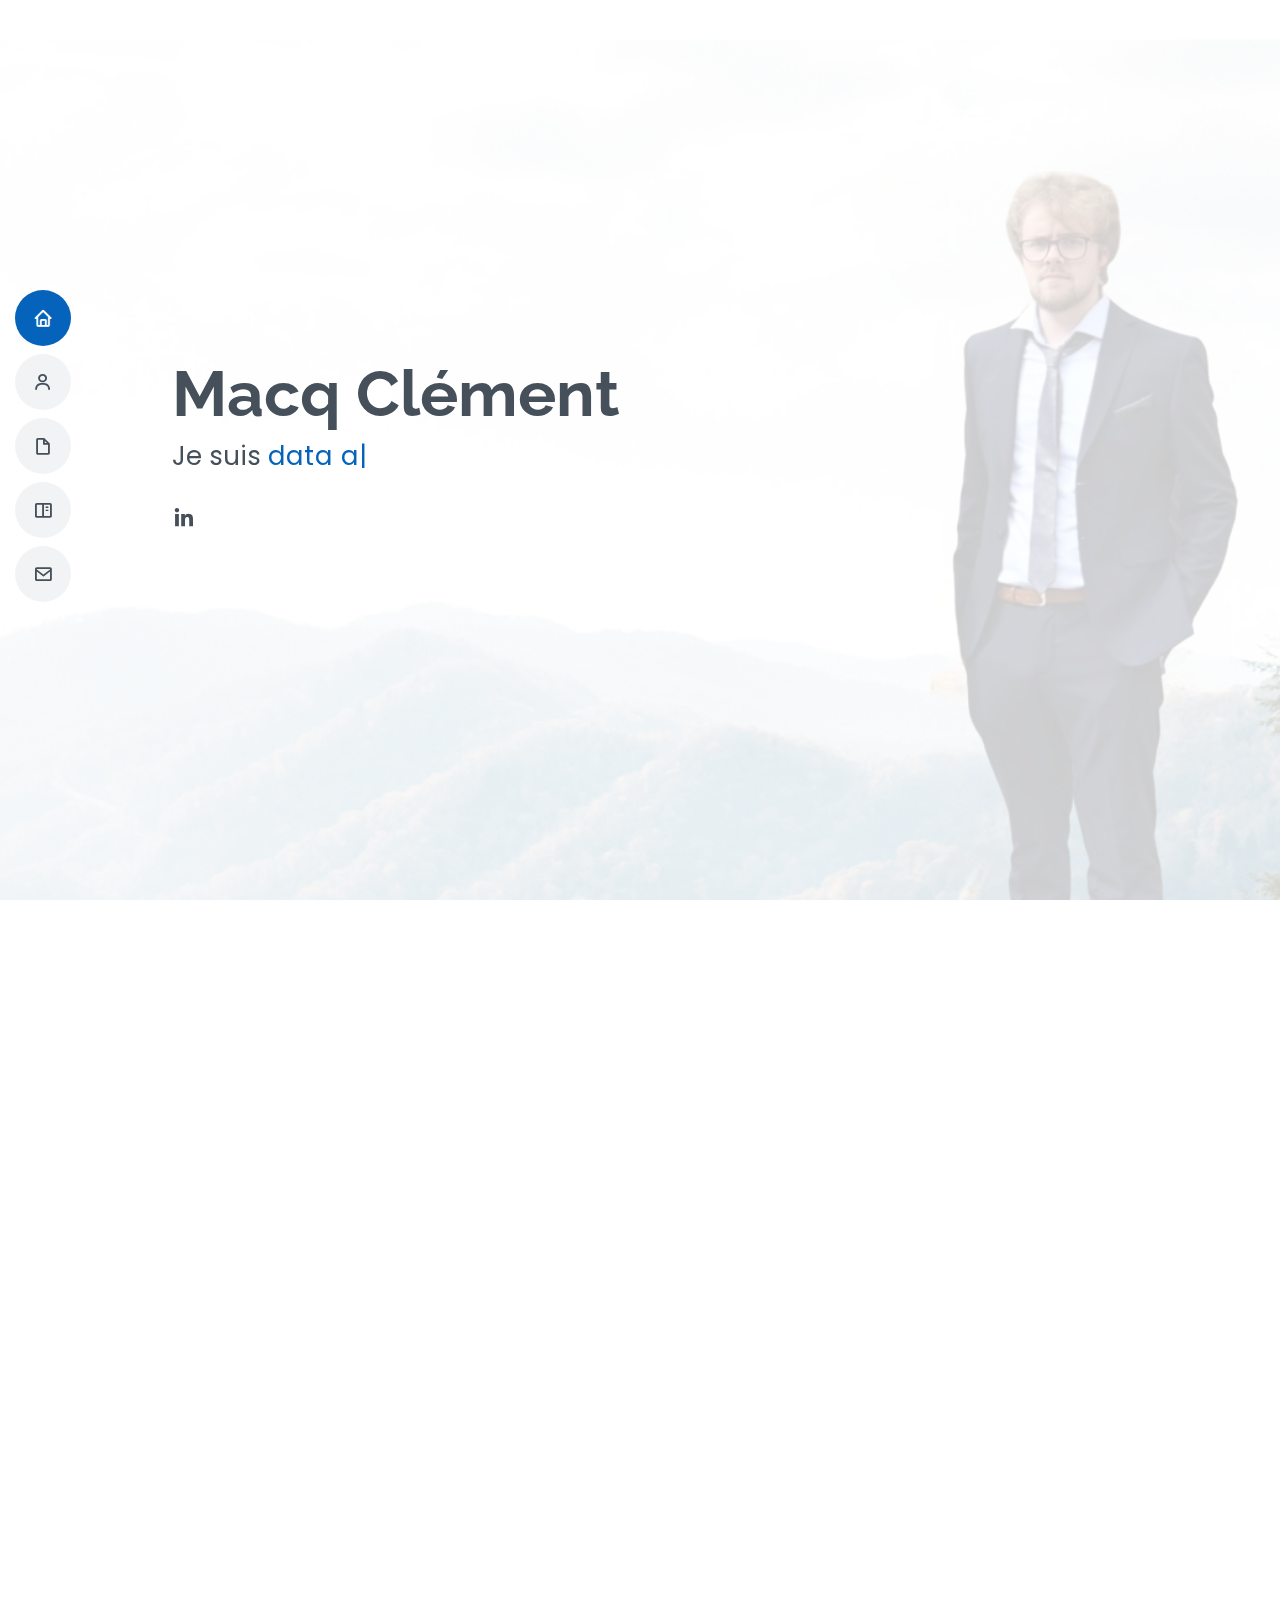
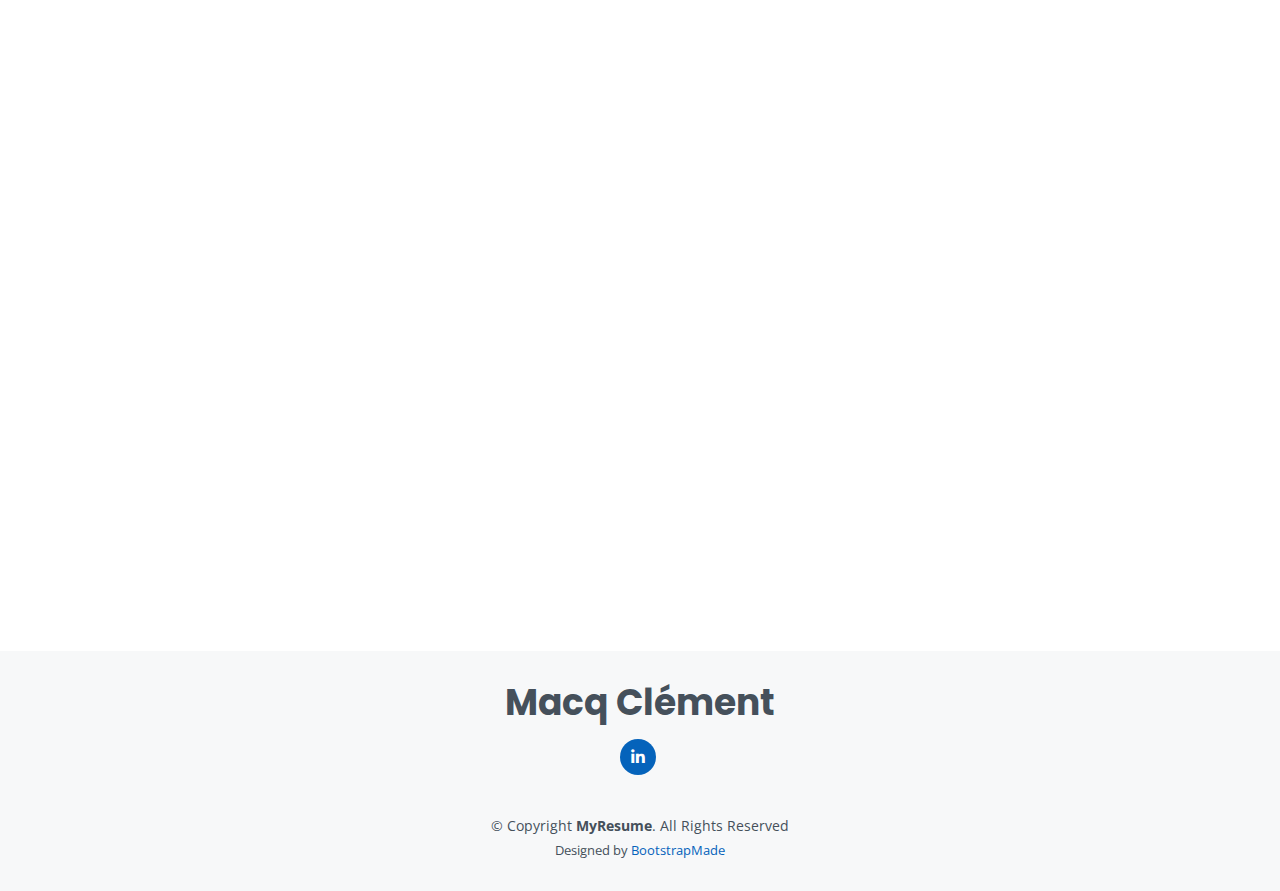
<file: index.html>
<!DOCTYPE html>
<html lang="en">

<head>
  <meta charset="utf-8">
  <meta content="width=device-width, initial-scale=1.0" name="viewport">

  <title>Macq Clement Resume</title>
  <meta content="" name="description">
  <meta content="" name="keywords">

  <!-- Favicons -->
  <link href="assets/img/favicon.png" rel="icon">
  <link href="assets/img/apple-touch-icon.png" rel="apple-touch-icon">

  <!-- Google Fonts -->
  <link
    href="https://fonts.googleapis.com/css?family=Open+Sans:300,300i,400,400i,600,600i,700,700i|Raleway:300,300i,400,400i,500,500i,600,600i,700,700i|Poppins:300,300i,400,400i,500,500i,600,600i,700,700i"
    rel="stylesheet">

  <!-- Vendor CSS Files -->
  <link href="assets/vendor/aos/aos.css" rel="stylesheet">
  <link href="assets/vendor/bootstrap/css/bootstrap.min.css" rel="stylesheet">
  <link href="assets/vendor/bootstrap-icons/bootstrap-icons.css" rel="stylesheet">
  <link href="assets/vendor/boxicons/css/boxicons.min.css" rel="stylesheet">
  <link href="assets/vendor/glightbox/css/glightbox.min.css" rel="stylesheet">
  <link href="assets/vendor/swiper/swiper-bundle.min.css" rel="stylesheet">

  <!-- Template Main CSS File -->
  <link href="assets/css/style.css" rel="stylesheet">

  <!-- =======================================================
  * Template Name: MyResume
  * Template URL: https://bootstrapmade.com/free-html-bootstrap-template-my-resume/
  * Updated: Mar 17 2024 with Bootstrap v5.3.3
  * Author: BootstrapMade.com
  * License: https://bootstrapmade.com/license/
  ======================================================== -->
</head>

<body>

  <!-- ======= Mobile nav toggle button ======= -->
  <!-- <button type="button" class="mobile-nav-toggle d-xl-none"><i class="bi bi-list mobile-nav-toggle"></i></button> -->
  <i class="bi bi-list mobile-nav-toggle d-lg-none"></i>
  <!-- ======= Header ======= -->
  <header id="header" class="d-flex flex-column justify-content-center">

    <nav id="navbar" class="navbar nav-menu">
      <ul>
        <li><a href="#hero" class="nav-link scrollto active"><i class="bx bx-home"></i> <span>Acceuil</span></a></li>
        <li><a href="#about" class="nav-link scrollto"><i class="bx bx-user"></i> <span>À Propos</span></a></li>
        <li><a href="#resume" class="nav-link scrollto"><i class="bx bx-file-blank"></i> <span>Curriculum
              Vitae</span></a></li>
        <li><a href="#portfolio" class="nav-link scrollto"><i class="bx bx-book-content"></i> <span>Portfolio</span></a>
        </li>
        <li><a href="#contact" class="nav-link scrollto"><i class="bx bx-envelope"></i> <span>Contact</span></a></li>
      </ul>
    </nav><!-- .nav-menu -->

  </header><!-- End Header -->

  <!-- ======= Hero Section ======= -->
  <section id="hero" class="d-flex flex-column justify-content-center">
    <div class="container" data-aos="zoom-in" data-aos-delay="100">
      <h1>Macq Clément</h1>
      <p>Je suis <span class="typed" data-typed-items="data analyst, développeur SQL"></span></p>
      <div class="social-links">
        <a href="https://www.linkedin.com/in/cl%C3%A9ment-macq-71b882203/" class="linkedin"><i
            class="bx bxl-linkedin"></i></a>
      </div>
    </div>
  </section><!-- End Hero -->

  <main id="main">

    <!-- ======= About Section ======= -->
    <section id="about" class="about">
      <div class="container" data-aos="fade-up">

        <div class="section-title">
          <h2>À Propos</h2>
        </div>

        <div class="row">
          <div class="col-lg-4">
            <img src="assets/img/profile-img.jpg" class="img-fluid" alt="">
          </div>
          <div class="col-lg-8 pt-4 pt-lg-0 content">
            <h3>Data Analyst &amp; Développeur SQL.</h3>
            <p class="fst-italic">
            </p>
            <div class="row">
              <div class="col-lg-6">
                <ul>
                  <li><i class="bi bi-chevron-right"></i> <strong>Nom/Prénom:</strong> <span>Macq Clément</span></li>
                  <li><i class="bi bi-chevron-right"></i> <strong>Anniversaire:</strong> <span>4 Décembre 1997</span>
                  </li>
                  <li><i class="bi bi-chevron-right"></i> <strong>Téléphone:</strong> <span>06 01 45 78 03</span></li>
                  <li><i class="bi bi-chevron-right"></i> <strong>Ville:</strong> <span>Amiens, France</span></li>
                </ul>
              </div>
              <div class="col-lg-6">
                <ul>
                  <li><i class="bi bi-chevron-right"></i> <strong>Age:</strong> <span>26 ans</span></li>
                  <li><i class="bi bi-chevron-right"></i> <strong>Diplôme:</strong> <span>Master</span></li>
                  <li><i class="bi bi-chevron-right"></i> <strong>Email:</strong> <span>clementmacq@gmail.com</span>
                  </li>
                  <li><i class="bi bi-chevron-right"></i> <strong>Freelance:</strong> <span>Disponible</span></li>
                </ul>
              </div>
            </div>
            <p>
              Bonjour, je me présente. De nature calme, je suis constamment curieux des nouvelles technologies et animé
              par le désir de m'améliorer et d'apprendre continuellement.
              J'aime relever de nouveaux défis et explorer des solutions innovantes. Mon objectif est de contribuer
              activement à des projets stimulants et à la pointe de la technologie.
            </p>
            <br>
            <a href="assets/CV_Macq_Clement.pdf" target="_blank" class="cv"><i class="bi bi-file-earmark-person-fill" style="color: black;"></i><span style="margin-left: 15px;" style="color: black;">Téléchargez CV</span></a>
          </div>
        </div>

      </div>
    </section><!-- End About Section -->

    <!-- ======= Skills Section ======= -->
    <section id="skills" class="skills section-bg">
      <div class="container" data-aos="fade-up">

        <div class="section-title">
          <h2>Mes compétences</h2>
          <p>Grâce à mon Master 2 en Ingénierie des Données et de la Décision, j'ai acquis une expertise approfondie en
            gestion de projets, analyse de données et développement web, ainsi qu'une maîtrise de divers outils
            spécialisés. 
            <br>
            Les compétences ci-dessous sont issues de la Nomenclature des profils métiers du SI du CIGREF.
            <a href="assets/Cigref.pdf" target="_blank" class="cv"><i class="bi bi-file-earmark-person-fill" style="color: black;"></i><span style="margin-left: 15px;" style="color: black;">Téléchargez fichier Cigref</span></a>
          </p>
        </div>

        <div class="row skills-content">

          <div class="col-lg-6">

            <!-- Skill -->
            <div class="row skills-content">
              <div class="col-lg-12">
                <div class="progress">
                  <span class="skill">
                    <img src="assets/img/competences/1.png" alt="Logo"
                      style="width: 40px; height: 40px; vertical-align: middle; margin-right: 5px;">
                    A.6. Conception des applications
                    <button type="button" class="btn btn-outline-primary" data-bs-toggle="modal"
                      data-bs-target="#ModalB1" style="background-color: transparent; border: none;">
                      <i class="bi bi-eye"></i>
                    </button>
                    <i class="val"></i>
                  </span>
                  <div class="progress-bar-wrap"></div>
                </div>
              </div>
            </div>
            <!-- END Skill -->

            <!-- Modal -->
            <div class="modal fade" id="ModalB1" tabindex="-1" aria-labelledby="exampleModalLabel" aria-hidden="true">
              <div class="modal-dialog">
                <div class="modal-content">
                  <div class="modal-header" style="text-transform: none;">
                    <h5 class="modal-title" id="exampleModalLabel"><span style="color: rgb(2, 131, 145);">A.6.
                        Conception des applications</span></h5>
                    <button type="button" class="btn-close" data-bs-dismiss="modal" aria-label="Close"></button>
                  </div>
                  <div class="modal-body" style="text-transform: none;">
                    <p class="normal-text" style="text-align: justify;">Analyse, définit, actualise et met en place un
                      modèle pour mettreen œuvre des applications en accord avec la politique SI et les besoins des
                      clients/utilisateurs. Sélectionne les options techniques les plus adéquates pour la conception
                      d'applications, tout en optimisant l'équilibre entre coûts et qualité. Conçoit les structures de
                      données et construit les modèles de structuration des systèmes en fonction des résultats d'analyse
                      obtenus par le biais de différents langages de modélisation. S'assurer que tous les aspects
                      tiennent compte de l'interopérabilité, des facilités d'utilisation, de l'accessibilité et la
                      sécurité. Identifie un cadre commun de référence pour faire valider les modèles par des
                      utilisateurs représentatifs en se fondant sur des modèles dedéveloppement (par exemple, sur une
                      approche itérative).</p>
                  </div>
                  <div class="modal-footer">
                    <button type="button" class="btn btn-secondary" data-bs-dismiss="modal">Fermer</button>
                  </div>
                </div>
              </div>
            </div>
            <!-- END Modal -->

            <!-- Skill -->
            <div class="row skills-content">
              <div class="col-lg-12">
                <div class="progress">
                  <span class="skill">
                    <img src="assets/img/competences/1.png" alt="Logo"
                      style="width: 40px; height: 40px; vertical-align: middle; margin-right: 5px;">
                    B.1. Conception et développement d'applications
                    <button type="button" class="btn btn-outline-primary" data-bs-toggle="modal"
                      data-bs-target="#ModalB1" style="background-color: transparent; border: none;">
                      <i class="bi bi-eye"></i>
                    </button>
                    <i class="val"></i>
                  </span>
                  <div class="progress-bar-wrap"></div>
                </div>
              </div>
            </div>
            <!-- END Skill -->

            <!-- Modal -->
            <div class="modal fade" id="ModalB1" tabindex="-1" aria-labelledby="exampleModalLabel" aria-hidden="true">
              <div class="modal-dialog">
                <div class="modal-content">
                  <div class="modal-header" style="text-transform: none;">
                    <h5 class="modal-title" id="exampleModalLabel"><span style="color: rgb(2, 131, 145);">B.1.
                        Conception et développement d'applications</span></h5>
                    <button type="button" class="btn-close" data-bs-dismiss="modal" aria-label="Close"></button>
                  </div>
                  <div class="modal-body" style="text-transform: none;">
                    <p class="normal-text" style="text-align: justify;">Interprète les techniques de conception pour
                      développer une application adaptée aux besoins du client. Adapte les solutions existantes en
                      procédant, par exemple, au portage d'une application vers un autre système d'exploitation. Code,
                      débogue, contrôle, documente et communique sur les étapes de développement du produit. Choisit les
                      options techniques appropriées au développement comme la réutilisation, l'amélioration ou la
                      reconfiguration de composants existants. Optimise l'efficacité, les coûts et la qualité. Valide
                      les résultats avec les représentants des utilisateurs, intègre et met en service la solution dans
                      son ensemble.</p>
                  </div>
                  <div class="modal-footer">
                    <button type="button" class="btn btn-secondary" data-bs-dismiss="modal">Fermer</button>
                  </div>
                </div>
              </div>
            </div>
            <!-- END Modal -->

            <!-- Repeat similar structure for other skills in the first column -->

            <div class="row skills-content">
              <div class="col-lg-12">
                <div class="progress">
                  <span class="skill">
                    <img src="assets/img/competences/1.png" alt="Logo"
                      style="width: 40px; height: 40px; vertical-align: middle; margin-right: 5px;">
                    B.2. Intégration des composants
                    <button type="button" class="btn btn-outline-primary" data-bs-toggle="modal"
                      data-bs-target="#ModalB2" style="background-color: transparent; border: none;">
                      <i class="bi bi-eye"></i>
                    </button>
                    <i class="val"></i>
                  </span>
                  <div class="progress-bar-wrap"></div>
                </div>
              </div>
            </div>
            <!-- END Skill -->

            <!-- Modal -->
            <div class="modal fade" id="ModalB2" tabindex="-1" aria-labelledby="exampleModalLabel" aria-hidden="true">
              <div class="modal-dialog">
                <div class="modal-content">
                  <div class="modal-header" style="text-transform: none;">
                    <h5 class="modal-title" id="exampleModalLabel"><span style="color: rgb(2, 131, 145);">B.2.
                        Intégration des composants</span></h5>
                    <button type="button" class="btn-close" data-bs-dismiss="modal" aria-label="Close"></button>
                  </div>
                  <div class="modal-body" style="text-transform: none;">
                    <p class="normal-text" style="text-align: justify;">Intègre des composants matériels, logiciels ou
                      de sous-systèmes dans un système existant ou totalement nouveau. Respecte les procédures et
                      processus établis comme la gestion de configurations et la maintenance de packages. Prend en
                      compte la compatibilité des modules existants ou nouveaux pour assurer l'intégrité du système, son
                      interopérabilité et la sécurité de l'information. Vérifie et soumet à essai la capacité et les
                      performances du système ainsi que la documentation dans le cas d'une intégration réussie.</p>
                  </div>
                  <div class="modal-footer">
                    <button type="button" class="btn btn-secondary" data-bs-dismiss="modal">Fermer</button>
                  </div>
                </div>
              </div>
            </div>
            <!-- END Modal -->

            <!-- Repeat for other skills in the first column -->

            <div class="row skills-content">
              <div class="col-lg-12">
                <div class="progress">
                  <span class="skill">
                    <img src="assets/img/competences/1.png" alt="Logo"
                      style="width: 40px; height: 40px; vertical-align: middle; margin-right: 5px;">
                    B.3. Tests
                    <button type="button" class="btn btn-outline-primary" data-bs-toggle="modal"
                      data-bs-target="#ModalB3" style="background-color: transparent; border: none;">
                      <i class="bi bi-eye"></i>
                    </button>
                    <i class="val"></i>
                  </span>
                  <div class="progress-bar-wrap"></div>
                </div>
              </div>
            </div>
            <!-- END Skill -->

            <!-- Modal -->
            <div class="modal fade" id="ModalB3" tabindex="-1" aria-labelledby="exampleModalLabel" aria-hidden="true">
              <div class="modal-dialog">
                <div class="modal-content">
                  <div class="modal-header" style="text-transform: none;">
                    <h5 class="modal-title" id="exampleModalLabel"><span style="color: rgb(2, 131, 145);">B.3.
                        Tests</span></h5>
                    <button type="button" class="btn-close" data-bs-dismiss="modal" aria-label="Close"></button>
                  </div>
                  <div class="modal-body" style="text-transform: none;">
                    <p class="normal-text" style="text-align: justify;">Met au point et exécute des procédures d'essai
                      systématiques pour les systèmes informatiques ou les exigences d'utilisabilité du client afin
                      d'établir la conformité avec les spécifications de conception. S'assure que les composants ou
                      systèmes, nouveaux ou mis à jour, fonctionnent comme prévu. Garantit la conformité aux
                      spécifications internes, externes, nationales et internationales, ce qui inclut les normes de
                      santé, de sécurité, d'utilisabilité, de performance, de fiabilité et de compatibilité. Produit des
                      documents et des rapports mettant en évidence les exigences de certification.</p>
                  </div>
                  <div class="modal-footer">
                    <button type="button" class="btn btn-secondary" data-bs-dismiss="modal">Fermer</button>
                  </div>
                </div>
              </div>
            </div>
            <!-- END Modal -->

            <!-- Skill -->
            <div class="row skills-content">
              <div class="col-lg-12">
                <div class="progress">
                  <span class="skill">
                    <img src="assets/img/competences/1.png" alt="Logo"
                      style="width: 40px; height: 40px; vertical-align: middle; margin-right: 5px;">
                    B.5. Production de la documentation
                    <button type="button" class="btn btn-outline-primary" data-bs-toggle="modal"
                      data-bs-target="#ModalB5" style="background-color: transparent; border: none;">
                      <i class="bi bi-eye"></i>
                    </button>
                    <i class="val"></i>
                  </span>
                  <div class="progress-bar-wrap"></div>
                </div>
              </div>
            </div>
            <!-- END Skill -->

            <!-- Modal -->
            <div class="modal fade" id="ModalB5" tabindex="-1" aria-labelledby="exampleModalLabel" aria-hidden="true">
              <div class="modal-dialog">
                <div class="modal-content">
                  <div class="modal-header" style="text-transform: none;">
                    <h5 class="modal-title" id="exampleModalLabel"><span style="color: rgb(2, 131, 145);">B.5.
                        Production de la documentation</span></h5>
                    <button type="button" class="btn-close" data-bs-dismiss="modal" aria-label="Close"></button>
                  </div>
                  <div class="modal-body" style="text-transform: none;">
                    <p class="normal-text" style="text-align: justify;">Produit des documents en intégrant des
                      informations et en maintenant la conformité aux exigences importantes. Choisit le style et le
                      format appropriés en déterminant le type de support et le mode de présentation de la
                      documentation. Crée des modèles pour les systèmes de gestion de documents. S'assure que la
                      documentation est conforme aux besoins techniques et aux besoins des processus de développement
                      des applications TIC des clients, et que les documents existants sont valides et à jour. Soutient
                      le développement de documents interactifs.</p>
                  </div>
                  <div class="modal-footer">
                    <button type="button" class="btn btn-secondary" data-bs-dismiss="modal">Fermer</button>
                  </div>
                </div>
              </div>
            </div>
            <!-- END Modal -->

          </div>

          <div class="col-lg-6">


            <!-- Skill -->
            <div class="row skills-content">
              <div class="col-lg-12">
                <div class="progress">
                  <span class="skill">
                    <img src="assets/img/competences/1.png" alt="Logo"
                      style="width: 40px; height: 40px; vertical-align: middle; margin-right: 5px;">
                    C.1. Support utilisateur
                    <button type="button" class="btn btn-outline-primary" data-bs-toggle="modal"
                      data-bs-target="#ModalC1" style="background-color: transparent; border: none;">
                      <i class="bi bi-eye"></i>
                    </button>
                    <i class="val"></i>
                  </span>
                  <div class="progress-bar-wrap"></div>
                </div>
              </div>
            </div>
            <!-- END Skill -->

            <!-- Modal -->
            <div class="modal fade" id="ModalC1" tabindex="-1" aria-labelledby="exampleModalLabel" aria-hidden="true">
              <div class="modal-dialog">
                <div class="modal-content">
                  <div class="modal-header" style="text-transform: none;">
                    <h5 class="modal-title" id="exampleModalLabel"><span style="color: rgb(2, 131, 145);">C.1. Support
                        utilisateur</span></h5>
                    <button type="button" class="btn-close" data-bs-dismiss="modal" aria-label="Close"></button>
                  </div>
                  <div class="modal-body" style="text-transform: none;">
                    <p class="normal-text" style="text-align: justify;">Répond aux demandes et problèmes des
                      utilisateurs en enregistrant les informations pertinentes. S'assure de la résolution des incidents
                      ou les fait remonter, et optimise les performances du système conformément aux accords de niveaux
                      de service (SLA) définis au préalable. Sait contrôler le résultat d'une solution proposée et la
                      satisfaction client qui en résulte.</p>
                  </div>
                  <div class="modal-footer">
                    <button type="button" class="btn btn-secondary" data-bs-dismiss="modal">Fermer</button>
                  </div>
                </div>
              </div>
            </div>
            <!-- END Modal -->
            <!-- Skill -->
            <div class="row skills-content">
              <div class="col-lg-6">

                <!-- Skill -->
                <div class="row skills-content">
                  <div class="col-lg-12">
                    <div class="progress">
                      <span class="skill">
                        <img src="assets/img/competences/1.png" alt="Logo"
                          style="width: 40px; height: 40px; vertical-align: middle; margin-right: 5px;">
                        C.4. Gestion des problèmes
                        <button type="button" class="btn btn-outline-primary" data-bs-toggle="modal"
                          data-bs-target="#ModalD4" style="background-color: transparent; border: none;">
                          <i class="bi bi-eye"></i>
                        </button>
                        <i class="val"></i>
                      </span>
                      <div class="progress-bar-wrap"></div>
                    </div>
                  </div>
                </div>
                <!-- END Skill -->

                <!-- Modal -->
                <div class="modal fade" id="ModalD4" tabindex="-1" aria-labelledby="exampleModalLabel"
                  aria-hidden="true">
                  <div class="modal-dialog">
                    <div class="modal-content">
                      <div class="modal-header" style="text-transform: none;">
                        <h5 class="modal-title" id="exampleModalLabel"><span style="color: rgb(2, 131, 145);">C.4.
                            Gestion des problèmes </span></h5>
                        <button type="button" class="btn-close" data-bs-dismiss="modal" aria-label="Close"></button>
                      </div>
                      <div class="modal-body" style="text-transform: none;">
                        <p class="normal-text" style="text-align: justify;">Gère le cycle de vie des incidents et des
                          problèmes. Identifie l'origine des incidents et les résout. Adopte une approche proactive pour
                          éviter ou identifier l'origine des problèmes informatiques. Met en place un système de
                          connaissances basé sur la récurrence d'erreurs habituelles. Résout ou fait remonter les
                          incidents. Optimise les performances des systèmes ou des composants.</p>
                      </div>
                      <div class="modal-footer">
                        <button type="button" class="btn btn-secondary" data-bs-dismiss="modal">Fermer</button>
                      </div>
                    </div>
                  </div>
                </div>
                <!-- END Modal -->
              </div>

              <!-- Skill -->
              <div class="row skills-content">
                <div class="col-lg-12">
                  <div class="progress">
                    <span class="skill">
                      <img src="assets/img/competences/1.png" alt="Logo"
                        style="width: 40px; height: 40px; vertical-align: middle; margin-right: 5px;">
                      D.7. Science des données et analyse
                      <button type="button" class="btn btn-outline-primary" data-bs-toggle="modal"
                        data-bs-target="#ModalD7" style="background-color: transparent; border: none;">
                        <i class="bi bi-eye"></i>
                      </button>
                      <i class="val"></i>
                    </span>
                    <div class="progress-bar-wrap"></div>
                  </div>
                </div>
              </div>
              <!-- END Skill -->

              <!-- Modal -->
              <div class="modal fade" id="ModalD7" tabindex="-1" aria-labelledby="exampleModalLabel" aria-hidden="true">
                <div class="modal-dialog">
                  <div class="modal-content">
                    <div class="modal-header" style="text-transform: none;">
                      <h5 class="modal-title" id="exampleModalLabel"><span style="color: rgb(2, 131, 145);">D.7. Science
                          des données et analyse</span></h5>
                      <button type="button" class="btn-close" data-bs-dismiss="modal" aria-label="Close"></button>
                    </div>
                    <div class="modal-body" style="text-transform: none;">
                      <p class="normal-text" style="text-align: justify;">Étudie en détail les dernières innovations
                        technologiques en matière de TIC pour aider à la compréhension des évolutions technologiques.
                        Encourage et explore les sources internes et externes (y compris par exemple les activités de
                        recherche, les brevets, les activités de démarrage, les communautés numériques) pour des idées
                        et
                        opportunités innovantes. Met au point des solutions originales pour l'adoption ou l'intégration
                        de
                        technologies et/ou d'idées nouvelles ou existantes dans des produits, applications ou services
                        existants, ou pour la création de nouveaux produits, applications ou services.</p>
                    </div>
                    <div class="modal-footer">
                      <button type="button" class="btn btn-secondary" data-bs-dismiss="modal">Fermer</button>
                    </div>
                  </div>
                </div>
              </div>
              <!-- END Modal -->

              <!-- Skill -->

              <div class="row skills-content">
                <div class="col-lg-12">
                  <div class="progress">
                    <span class="skill">
                      <img src="assets/img/competences/1.png" alt="Logo"
                        style="width: 40px; height: 40px; vertical-align: middle; margin-right: 5px;">
                      D.10. Gestion de l'information et de la connaissance
                      <button type="button" class="btn btn-outline-primary" data-bs-toggle="modal"
                        data-bs-target="#ModalD10" style="background-color: transparent; border: none;">
                        <i class="bi bi-eye"></i>
                      </button>
                      <i class="val"></i>
                    </span>
                    <div class="progress-bar-wrap"></div>
                  </div>
                </div>
              </div>
              <!-- END Skill -->

              <!-- Modal -->
              <div class="modal fade" id="ModalD10" tabindex="-1" aria-labelledby="exampleModalLabel"
                aria-hidden="true">
                <div class="modal-dialog">
                  <div class="modal-content">
                    <div class="modal-header" style="text-transform: none;">
                      <h5 class="modal-title" id="exampleModalLabel"><span style="color: rgb(2, 131, 145);">D.10.
                          Gestion
                          de l'information et de la connaissance</span></h5>
                      <button type="button" class="btn-close" data-bs-dismiss="modal" aria-label="Close"></button>
                    </div>
                    <div class="modal-body" style="text-transform: none;">
                      <p class="normal-text" style="text-align: justify;">Identifie les informations et les
                        connaissances
                        importantes pour l'organisation et développe les processus et les structures pour les gérer.
                        Crée
                        une structure d'information pour permettre l'exploitation, l'optimisation et le partage des
                        informations. Maîtrise les bons outils et les déploie pour créer, extraire, maintenir,
                        renouveler
                        et diffuser les connaissances métier afin de tirer profit des informations.</p>
                    </div>
                    <div class="modal-footer">
                      <button type="button" class="btn btn-secondary" data-bs-dismiss="modal">Fermer</button>
                    </div>
                  </div>
                </div>
              </div>
              <!-- END Modal -->

              <!-- Skill -->
              <div class="row skills-content">
                <div class="col-lg-12">
                  <div class="progress">
                    <span class="skill">
                      <img src="assets/img/competences/1.png" alt="Logo"
                        style="width: 40px; height: 40px; vertical-align: middle; margin-right: 5px;">
                      D.11. Identification des besoins
                      <button type="button" class="btn btn-outline-primary" data-bs-toggle="modal"
                        data-bs-target="#ModalD11" style="background-color: transparent; border: none;">
                        <i class="bi bi-eye"></i>
                      </button>
                      <i class="val"></i>
                    </span>
                    <div class="progress-bar-wrap"></div>
                  </div>
                </div>
              </div>
              <!-- END Skill -->

              <!-- Modal -->
              <div class="modal fade" id="ModalD11" tabindex="-1" aria-labelledby="exampleModalLabel"
                aria-hidden="true">
                <div class="modal-dialog">
                  <div class="modal-content">
                    <div class="modal-header" style="text-transform: none;">
                      <h5 class="modal-title" id="exampleModalLabel"><span style="color: rgb(2, 131, 145);">D.11.
                          Identification des besoins</span></h5>
                      <button type="button" class="btn-close" data-bs-dismiss="modal" aria-label="Close"></button>
                    </div>
                    <div class="modal-body" style="text-transform: none;">
                      <p class="normal-text" style="text-align: justify;">
                        Écoute attentivement les clients internes et externes, formule et clarifie leurs besoins. Gère
                        les relations avec toutes les parties prenantes pour garantir que les solutions et les services
                        sont conformes aux exigences métier. Propose différentes solutions (par exemple « faire ou faire
                        faire ») en effectuant des analyses contextuelles favorisant la conception de systèmes centrés
                        sur l'utilisateur. Conseille le client pour le choix d'une solution appropriée. Agit comme un
                        défenseur de la solution choisie et s'engage dans sa mise en oeuvre ou son processus de
                        configuration.
                      </p>
                    </div>
                    <div class="modal-footer">
                      <button type="button" class="btn btn-secondary" data-bs-dismiss="modal">Fermer</button>
                    </div>
                  </div>
                </div>
              </div>
              <!-- END Modal -->


            </div>
          </div>


          <div class="section-title" style="font-size: 25px;">
            <br>
            <p><b>Outils informatiques</b></p>
            <hr style="border: 2px solid rgb(12, 126, 239);">
          </div>
          <div class="row skills-content">

            <div class="col-lg-6" data-aos="fade-up">

              <div class="progress">
                <span class="skill" style="padding-bottom: 10px;">
                  <img src="assets/img/competences/14.png" alt="Logo"
                    style="width: auto; height: 50px; vertical-align: middle; margin-right: 5px;">
                  Power BI <i class="val"></i></span>
                <div class="progress-bar-wrap">
                  <!--<div class="progress-bar" role="progressbar" aria-valuenow="100" aria-valuemin="0" aria-valuemax="100"></div>-->
                </div>
              </div>

              <div class="progress">
                <span class="skill">
                  <img src="assets/img/competences/15.png" alt="Logo"
                    style="width: auto; height: 60px; vertical-align: middle; margin-right: 5px;">
                  Oracle SQL Developer <i class="val"></i></span>
                <div class="progress-bar-wrap">
                  <!--<div class="progress-bar" role="progressbar" aria-valuenow="100" aria-valuemin="0" aria-valuemax="100"></div>-->
                </div>
              </div>

              <div class="progress">
                <span class="skill">
                  <img src="assets/img/competences/16.png" alt="Logo"
                    style="width: auto; height: 50px; vertical-align: middle; margin-right: 5px;">
                  Trello <i class="val"></i></span>
                <div class="progress-bar-wrap">
                  <!--<div class="progress-bar" role="progressbar" aria-valuenow="100" aria-valuemin="0" aria-valuemax="100"></div>-->
                </div>
              </div>

              <div class="progress">
                <span class="skill">
                  <img src="assets/img/competences/17.png" alt="Logo"
                    style="width: auto; height: 55px; vertical-align: middle; margin-right: 15px;">
                  Excel <i class="val"></i></span>
                <div class="progress-bar-wrap">
                  <!--<div class="progress-bar" role="progressbar" aria-valuenow="100" aria-valuemin="0" aria-valuemax="100"></div>-->
                </div>
              </div>

              <div class="progress">
                <span class="skill">
                  <img src="assets/img/competences/19.png" alt="Logo"
                    style="width: auto; height: 48px; vertical-align: middle; margin-right: 20px;">
                  GIT <i class="val"></i></span>
                <div class="progress-bar-wrap">
                  <!--<div class="progress-bar" role="progressbar" aria-valuenow="100" aria-valuemin="0" aria-valuemax="100"></div>-->
                </div>
              </div>


            </div>

            <div class="col-lg-6" data-aos="fade-up" data-aos-delay="100">

              <div class="progress">
                <span class="skill">
                  <img src="assets/img/competences/21.png" alt="Logo"
                    style="width: auto; height: 50px; vertical-align: middle; margin-right: 5px;">
                  Python <i class="val"></i></span>
                <div class="progress-bar-wrap">
                  <!--<div class="progress-bar" role="progressbar" aria-valuenow="100" aria-valuemin="0" aria-valuemax="100"></div>-->
                </div>
              </div>

              <div class="progress">
                <span class="skill">
                  <img src="assets/img/competences/13.png" alt="Logo"
                    style="width: auto; height: 50px; vertical-align: middle; margin-right: 34px;">
                  HTML, CSS, Javascript, PHP, Bootstrap, SQL <i class="val"></i></span>
                <div class="progress-bar-wrap">
                  <!--<div class="progress-bar" role="progressbar" aria-valuenow="100" aria-valuemin="0" aria-valuemax="100"></div>-->
                </div>
              </div>

              <div class="progress">
                <span class="skill">
                  <img src="assets/img/competences/22.png" alt="Logo"
                    style="width: auto; height: 50px; vertical-align: middle; margin-right: 5px;">
                  MongoDB, Express, AngularJS, NodeJS <i class="val"></i></span>
                <div class="progress-bar-wrap">
                  <!--<div class="progress-bar" role="progressbar" aria-valuenow="100" aria-valuemin="0" aria-valuemax="100"></div>-->
                </div>
              </div>

              <div class="progress">
                <span class="skill">
                  <img src="assets/img/competences/23.png" alt="Logo"
                    style="width: auto; height: 50px; vertical-align: middle; margin-right: 5px;">
                  R Studio <i class="val"></i></span>
                <div class="progress-bar-wrap">
                  <!--<div class="progress-bar" role="progressbar" aria-valuenow="100" aria-valuemin="0" aria-valuemax="100"></div>-->
                </div>
              </div>

              <div class="progress">
                <span class="skill">
                  <img src="assets/img/competences/18.png" alt="Logo"
                    style="width: auto; height: 45px; vertical-align: middle; margin-right: 5px;">
                  ETL <i class="val"></i></span>
                <div class="progress-bar-wrap">
                  <!--<div class="progress-bar" role="progressbar" aria-valuenow="100" aria-valuemin="0" aria-valuemax="100"></div>-->
                </div>
              </div>

            </div>


          </div>
          <div class="section-title" style="font-size: 25px;">
            <br>
            <p><b>Savoir-être</b></p>
            <hr style="border: 2px solid rgb(12, 126, 239);">
          </div>
          <div class="row skills-content">

            <div class="col-lg-6" data-aos="fade-up">

              <!-- Skill -->

              <div class="row skills-content">
                <div class="col-lg-12">
                  <div class="progress">
                    <span class="skill">
                      <img src="assets/img/competences/2.png" alt="Logo"
                        style="width: 40px; height: 40px; vertical-align: middle; margin-right: 5px;">
                      Patient et persévérant
                      <button type="button" class="btn btn-outline-primary" data-bs-toggle="modal"
                        data-bs-target="#ModalPERCEV" style="background-color: transparent; border: none;">
                        <i class="bi bi-eye"></i>
                      </button>
                      <i class="val"></i>
                    </span>
                    <div class="progress-bar-wrap"></div>
                  </div>
                </div>
              </div>
              <!-- END Skill -->

              <!-- Modal -->
              <div class="modal fade" id="ModalPERCEV" tabindex="-1" aria-labelledby="exampleModalLabel"
                aria-hidden="true">
                <div class="modal-dialog">
                  <div class="modal-content">
                    <div class="modal-header" style="text-transform: none;">
                      <h5 class="modal-title" id="exampleModalLabel"><span style="color: rgb(2, 131, 145);">
                          Patient et persévérant
                        </span></h5>
                      <button type="button" class="btn-close" data-bs-dismiss="modal" aria-label="Close"></button>
                    </div>
                    <div class="modal-body" style="text-transform: none;">
                      <p class="normal-text" style="text-align: justify;">
                        Lors de mon expérience de bénévolat au sein du groupe Scout et guide de France en tant que chef
                        scout, j'ai à plusieurs reprises organisé et animé des camps de plusieurs semaines pour des
                        jeunes collégiens, en prenant en charge tous les aspects budgétaires, logistiques et
                        d'animations.
                      </p>
                    </div>
                    <div class="modal-footer">
                      <button type="button" class="btn btn-secondary" data-bs-dismiss="modal">Fermer</button>
                    </div>
                  </div>
                </div>
              </div>
              <!-- END Modal -->

              <!-- Skill -->

              <div class="row skills-content">
                <div class="col-lg-12">
                  <div class="progress">
                    <span class="skill">
                      <img src="assets/img/competences/26.png" alt="Logo"
                        style="width: 40px; height: 40px; vertical-align: middle; margin-right: 5px;">
                      Bonne communication
                      <button type="button" class="btn btn-outline-primary" data-bs-toggle="modal"
                        data-bs-target="#ModalCOM" style="background-color: transparent; border: none;">
                        <i class="bi bi-eye"></i>
                      </button>
                      <i class="val"></i>
                    </span>
                    <div class="progress-bar-wrap"></div>
                  </div>
                </div>
              </div>
              <!-- END Skill -->

              <!-- Modal -->
              <div class="modal fade" id="ModalCOM" tabindex="-1" aria-labelledby="exampleModalLabel"
                aria-hidden="true">
                <div class="modal-dialog">
                  <div class="modal-content">
                    <div class="modal-header" style="text-transform: none;">
                      <h5 class="modal-title" id="exampleModalLabel"><span style="color: rgb(2, 131, 145);">
                          Bonne communication
                        </span></h5>
                      <button type="button" class="btn-close" data-bs-dismiss="modal" aria-label="Close"></button>
                    </div>
                    <div class="modal-body" style="text-transform: none;">
                      <p class="normal-text" style="text-align: justify;">
                      <ul>
                        <li>Communication majoritairement développée lors de mon bénévolat scout.</li>
                        <li>Approfondie lors de mes études universitaires et de mes diverses alternances et stages.</li>
                        <li>Toujours à l'écoute et ouvert à la remise en question.</li>
                      </ul>
                    </div>
                    <div class="modal-footer">
                      <button type="button" class="btn btn-secondary" data-bs-dismiss="modal">Fermer</button>
                    </div>
                  </div>
                </div>
              </div>
              <!-- END Modal -->
            </div>
            <div class="col-lg-6" data-aos="fade-up" data-aos-delay="100">

              <!-- Skill -->

              <div class="row skills-content">
                <div class="col-lg-12">
                  <div class="progress">
                    <span class="skill">
                      <img src="assets/img/competences/25.png" alt="Logo"
                        style="width: 40px; height: 40px; vertical-align: middle; margin-right: 5px;">
                      Adaptabilité
                      <button type="button" class="btn btn-outline-primary" data-bs-toggle="modal"
                        data-bs-target="#ModalAdapta" style="background-color: transparent; border: none;">
                        <i class="bi bi-eye"></i>
                      </button>
                      <i class="val"></i>
                    </span>
                    <div class="progress-bar-wrap"></div>
                  </div>
                </div>
              </div>
              <!-- END Skill -->

              <!-- Modal -->
              <div class="modal fade" id="ModalAdapta" tabindex="-1" aria-labelledby="exampleModalLabel"
                aria-hidden="true">
                <div class="modal-dialog">
                  <div class="modal-content">
                    <div class="modal-header" style="text-transform: none;">
                      <h5 class="modal-title" id="exampleModalLabel"><span style="color: rgb(2, 131, 145);">
                          Adaptabilité
                        </span></h5>
                      <button type="button" class="btn-close" data-bs-dismiss="modal" aria-label="Close"></button>
                    </div>
                    <div class="modal-body" style="text-transform: none;">
                      <p class="normal-text" style="text-align: justify;">
                      <ul>
                        <li>Gérer des situations de crise et d'imprévus lors de mon bénévolat scout.</li>
                        <li>D'un point de vue technologique, mes études m'ont appris à m'adapter rapidement à de
                          nouvelles
                          technologies.</li>
                      </ul>
                    </div>
                    <div class="modal-footer">
                      <button type="button" class="btn btn-secondary" data-bs-dismiss="modal">Fermer</button>
                    </div>
                  </div>
                </div>
              </div>
              <!-- END Modal -->

              <!-- Skill -->

              <div class="row skills-content">
                <div class="col-lg-12">
                  <div class="progress">
                    <span class="skill">
                      <img src="assets/img/competences/8.png" alt="Logo"
                        style="width: 40px; height: 40px; vertical-align: middle; margin-right: 5px;">
                        Précision et Exactitude 
                      <button type="button" class="btn btn-outline-primary" data-bs-toggle="modal"
                        data-bs-target="#ModalPre" style="background-color: transparent; border: none;">
                        <i class="bi bi-eye"></i>
                      </button>
                      <i class="val"></i>
                    </span>
                    <div class="progress-bar-wrap"></div>
                  </div>
                </div>
              </div>
              <!-- END Skill -->

              <!-- Modal -->
              <div class="modal fade" id="ModalPre" tabindex="-1" aria-labelledby="exampleModalLabel"
                aria-hidden="true">
                <div class="modal-dialog">
                  <div class="modal-content">
                    <div class="modal-header" style="text-transform: none;">
                      <h5 class="modal-title" id="exampleModalLabel"><span style="color: rgb(2, 131, 145);">
                        Précision et Exactitude 
                        </span></h5>
                      <button type="button" class="btn-close" data-bs-dismiss="modal" aria-label="Close"></button>
                    </div>
                    <div class="modal-body" style="text-transform: none;">
                      <p class="normal-text" style="text-align: justify;">
                        Mes études en informatique m'ont inculqué la minutie dans la programmation et le développement.
                    </div>
                    <div class="modal-footer">
                      <button type="button" class="btn btn-secondary" data-bs-dismiss="modal">Fermer</button>
                    </div>
                  </div>
                </div>
              </div>
              <!-- END Modal -->
            </div>
          </div>
    </section><!-- End Skills Section -->

    <!-- ======= Resume Section ======= -->
    <section id="resume" class="resume">
      <div class="container" data-aos="fade-up">

        <div class="section-title">
          <h2>Curriculum Vitae</h2>
          <p>Voici un aperçu détaillé de mes expériences professionnelles et de mes études, mettant en avant mon
            parcours académique et mes compétences acquises au fil des années. Vous y trouverez les différentes étapes
            de ma carrière, ainsi que les formations qui m'ont permis de développer une expertise solide et polyvalente,
            particulièrement dans le domaine de l'informatique et de la gestion de projets.</p>
        </div>

        <div class="row">
          <div class="col-lg-6">
            <h3 class="resume-title">Profil</h3>
            <div class="resume-item pb-0">
              <h4>Macq Clément</h4>
              <p><em>Fort d'une formation en Méthodes informatiques appliquées à la gestion des entreprises (MIAGE) avec
                  une spécialisation en Ingénierie des données de la décision, je suis actuellement à la recherche d'une
                  opportunité professionnelle dans le domaine de la data. Mon parcours en alternance m'a permis
                  d'acquérir une double compétence en informatique et en gestion, particulièrement prisée dans le milieu
                  professionnel, et de développer une expertise en informatique décisionnelle, analyse
                  multidimensionnelle des données et outils d'aide à la décision tels que SAP-BW. Mon objectif est de
                  contribuer efficacement à des projets data en apportant des solutions innovantes et stratégiques.</em>
              </p>
              <ul>
                <li>1 rue Pointin, Amiens, France</li>
                <li>06 01 45 78 03</li>
                <li>clementmacq@gmail.com</li>
              </ul>
            </div>

            <h3 class="resume-title">Diplôme</h3>
            <div class="resume-item">
              <h4>Master Miage Informatique spécialisation IDD</h4>
              <h5>2021 - 2024</h5>
              <p><em>Université Picardie Jules Verne, Amiens, France</em></p>
              <p>Poursuite du parcours de Licence</p>
            </div>
            <div class="resume-item">
              <h4>Licence Miage Informatique </h4>
              <h5>2017 - 2021</h5>
              <p><em>Université Picardie Jules Verne, Amiens, France</em></p>
              <p>Le parcours MIAGE forme des experts en informatique et gestion de projets, avec des compétences en
                informatique décisionnelle et recherche opérationnelle, préparant les étudiants à des débouchés
                professionnels immédiats.</p>
            </div>
            <div class="resume-item">
              <h4>BAC Scientifiques SVT </h4>
              <h5>2017</h5>
              <p><em>Lycée Pierre d’Ailly, Compiègne, France</em></p>
              <p>Diplôme baccalauréa général spécialité science et vie de la terre.</p>
            </div>
          </div>

          <div class="col-lg-6">
            <h3 class="resume-title">Expérience professionnel</h3>
            <div class="resume-item">
              <h4>Stage technico-fonctionnel Oracle</h4>
              <h5>02/2024 - 08/2024</h5>
              <p><em>CGI, Amiens, France </em></p>
              <ul>
                <li>Alternance pour la seconde année Master.</li>
                <li>Rejoins la TMA (Tierce Maintenance Applicative) CARGLASS du pôle Oracle et Data intégration</li>
                <li>Formations PL/SQL, et Oracle EBS</li>
              </ul>
            </div>
            <div class="resume-item">
              <h4>développeur logiciel</h4>
              <h5>11/2021 - 06/2022</h5>
              <p><em>Macq Mobility, Bruxelles, Belgique</em></p>
              <ul>
                <li>Alternance pour la première année Master.</li>
                <li>Mise en place d’un système de gestion de documentation automatique interne et externe </li>
                <li>Approfondissement language python, et librairies tel que Sphinx</li>
              </ul>
            </div>
            <div class="resume-item">
              <h4>développeur WEB</h4>
              <h5>04/2021 - 06/2021</h5>
              <p><em>Flincy, Marseille, France </em></p>
              <ul>
                <li>Stage de fin de licence.</li>
                <li>Programation web back & front end, destiné à la vente en livraison de plusieurs épicerie. </li>
              </ul>
            </div>
          </div>
        </div>

      </div>
    </section><!-- End Resume Section -->

    <!-- ======= Portfolio Section ======= -->
    <section id="portfolio" class="portfolio section-bg">
      <div class="container" data-aos="fade-up">

        <div class="section-title">
          <h2>Portfolio</h2>
          <p>Voici une liste de projets réalisés au cours de mes études.</p>
        </div>

        <div class="row portfolio-container" data-aos="fade-up" data-aos-delay="200">

          <div class="col-lg-4 col-md-6 portfolio-item filter-app">
            <div class="portfolio-wrap">
              <img src="assets/img/portfolio/portefolio-5.jpg" class="img-fluid" alt="">
              <div class="portfolio-info">
                <h4>Prediction CAC40</h4>
                <div class="portfolio-links">
                  <a href="CAC40.html" class="portfolio-details-lightbox" data-glightbox="type: external"
                    title="Portfolio Details"><i class="bx bx-link"></i></a>
                </div>
              </div>
            </div>
          </div>

          <div class="col-lg-4 col-md-6 portfolio-item filter-web">
            <div class="portfolio-wrap">
              <img src="assets/img/portfolio/portfolio-3.jpg" class="img-fluid" alt="">
              <div class="portfolio-info">
                <h4>PowerBI</h4>
                <div class="portfolio-links">
                  <a href="PowerBI.html" class="portfolio-details-lightbox" data-glightbox="type: external"
                    title="Portfolio Details"><i class="bx bx-link"></i></a>
                </div>
              </div>
            </div>
          </div>

          <div class="col-lg-4 col-md-6 portfolio-item filter-app">
            <div class="portfolio-wrap">
              <img src="assets/img/portfolio/portfolio-1.jpg" class="img-fluid" alt="">
              <div class="portfolio-info">
                <h4>Mon Master : Platforme de gestion de candidature</h4>
                <div class="portfolio-links">
                  <a href="Projet_mon_master.html" class="portfolio-details-lightbox" data-glightbox="type: external"
                    title="Portfolio Details"><i class="bx bx-link"></i></a>
                </div>
              </div>
            </div>
          </div>

        

        </div>

      </div>
    </section><!-- End Portfolio Section -->

    <!-- ======= Contact Section ======= -->
    <section id="contact" class="contact">
      <div class="container" data-aos="fade-up">

        <div class="section-title">
          <h2>Contact</h2>
        </div>

        <div class="row mt-1">

          <div class="col-lg-4">
            <div class="info">
              <div class="address">
                <i class="bi bi-geo-alt"></i>
                <h4>Adresse:</h4>
                <p>1 rue Pointin, Amiens, France</p>
              </div>

              <div class="email">
                <i class="bi bi-envelope"></i>
                <h4>Email:</h4>
                <p>clementmacq@gmail.com</p>
              </div>

              <div class="phone">
                <i class="bi bi-phone"></i>
                <h4>Téléphone:</h4>
                <p>06 01 45 78 03</p>
              </div>

            </div>

          </div>

          <div class="col-lg-8 mt-5 mt-lg-0">

            <form action="forms/contact.php" method="post" role="form" class="php-email-form">
              <div class="row">
                <div class="col-md-6 form-group">
                  <input type="text" name="name" class="form-control" id="name" placeholder="Votre nom" required>
                </div>
                <div class="col-md-6 form-group mt-3 mt-md-0">
                  <input type="email" class="form-control" name="email" id="email" placeholder="Votre Email" required>
                </div>
              </div>
              <div class="form-group mt-3">
                <input type="text" class="form-control" name="subject" id="subject" placeholder="Sujet" required>
              </div>
              <div class="form-group mt-3">
                <textarea class="form-control" name="message" rows="5" placeholder="Message" required></textarea>
              </div>
              <div class="my-3">
                <div class="loading">Chargement</div>
                <div class="error-message"></div>
                <div class="sent-message">Votre message a bien été envoyé !</div>
              </div>
              <div class="text-center"><button type="submit">Envoyer message</button></div>
            </form>

          </div>

        </div>

      </div>
    </section><!-- End Contact Section -->

  </main><!-- End #main -->

  <!-- ======= Footer ======= -->
  <footer id="footer">
    <div class="container">
      <h3>Macq Clément</h3>
      <div class="social-links">
        <a href="https://www.linkedin.com/in/cl%C3%A9ment-macq-71b882203/" class="linkedin"><i
            class="bx bxl-linkedin"></i></a>
      </div>
      <div class="copyright">
        &copy; Copyright <strong><span>MyResume</span></strong>. All Rights Reserved
      </div>
      <div class="credits">
        <!-- All the links in the footer should remain intact. -->
        <!-- You can delete the links only if you purchased the pro version. -->
        <!-- Licensing information: [license-url] -->
        <!-- Purchase the pro version with working PHP/AJAX contact form: https://bootstrapmade.com/free-html-bootstrap-template-my-resume/ -->
        Designed by <a href="https://bootstrapmade.com/">BootstrapMade</a>
      </div>
    </div>
  </footer><!-- End Footer -->

  <div id="preloader"></div>
  <a href="#" class="back-to-top d-flex align-items-center justify-content-center"><i
      class="bi bi-arrow-up-short"></i></a>

  <!-- Vendor JS Files -->
  <script src="assets/vendor/purecounter/purecounter_vanilla.js"></script>
  <script src="assets/vendor/aos/aos.js"></script>
  <script src="assets/vendor/bootstrap/js/bootstrap.bundle.min.js"></script>
  <script src="assets/vendor/glightbox/js/glightbox.min.js"></script>
  <script src="assets/vendor/isotope-layout/isotope.pkgd.min.js"></script>
  <script src="assets/vendor/swiper/swiper-bundle.min.js"></script>
  <script src="assets/vendor/typed.js/typed.umd.js"></script>
  <script src="assets/vendor/waypoints/noframework.waypoints.js"></script>
  <script src="assets/vendor/php-email-form/validate.js"></script>

  <!-- Template Main JS File -->
  <script src="assets/js/main.js"></script>

</body>

</html>
</file>
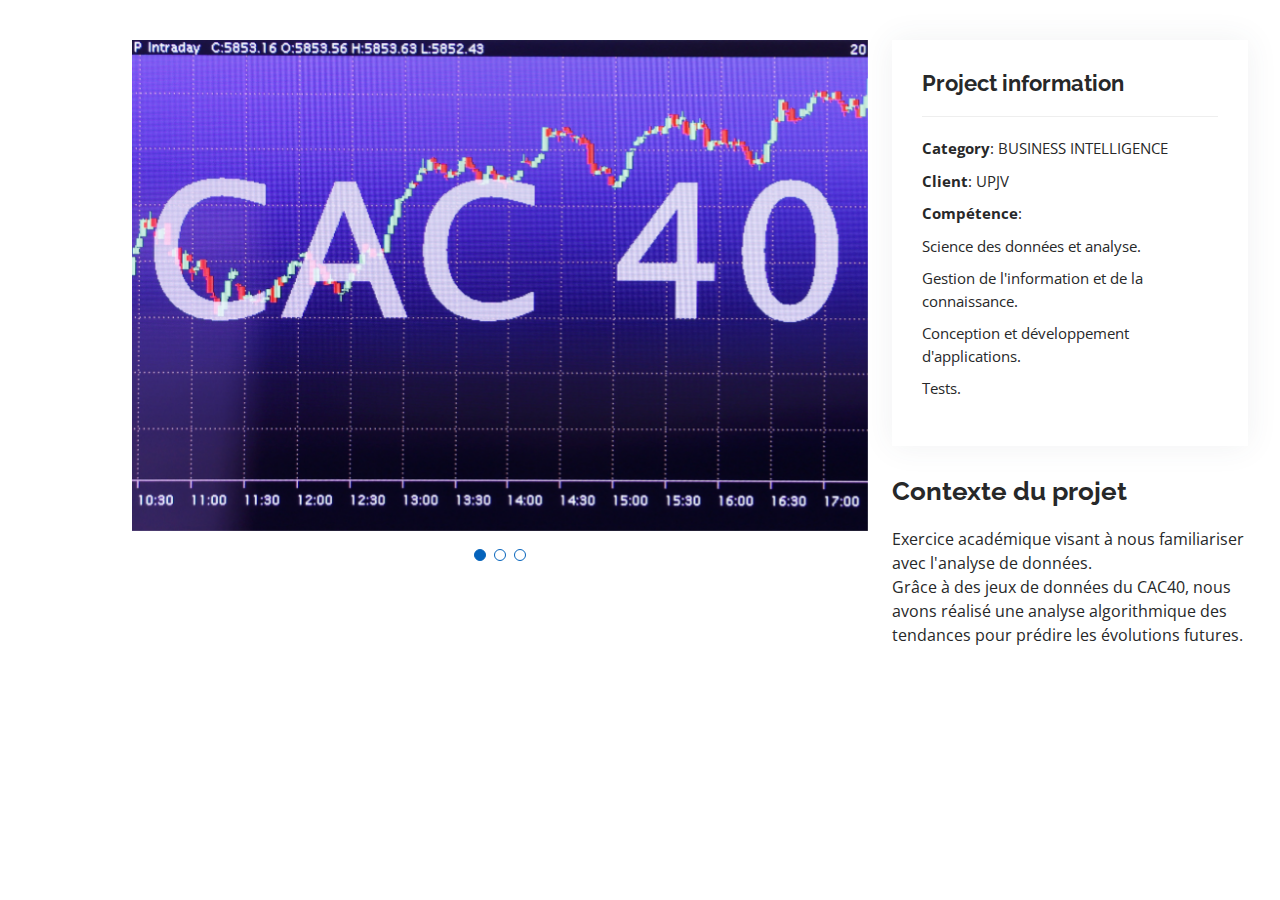
<file: CAC40.html>
<!DOCTYPE html>
<html lang="en">

<head>
  <meta charset="utf-8">
  <meta content="width=device-width, initial-scale=1.0" name="viewport">

  <title>Portfolio Details - Personal Bootstrap Template</title>
  <meta content="" name="description">
  <meta content="" name="keywords">

  <!-- Favicons -->
  <link href="assets/img/favicon.png" rel="icon">
  <link href="assets/img/apple-touch-icon.png" rel="apple-touch-icon">

  <!-- Google Fonts -->
  <link href="https://fonts.googleapis.com/css?family=Open+Sans:300,300i,400,400i,600,600i,700,700i|Raleway:300,300i,400,400i,500,500i,600,600i,700,700i|Poppins:300,300i,400,400i,500,500i,600,600i,700,700i" rel="stylesheet">

  <!-- Vendor CSS Files -->
  <link href="assets/vendor/aos/aos.css" rel="stylesheet">
  <link href="assets/vendor/bootstrap/css/bootstrap.min.css" rel="stylesheet">
  <link href="assets/vendor/bootstrap-icons/bootstrap-icons.css" rel="stylesheet">
  <link href="assets/vendor/boxicons/css/boxicons.min.css" rel="stylesheet">
  <link href="assets/vendor/glightbox/css/glightbox.min.css" rel="stylesheet">
  <link href="assets/vendor/swiper/swiper-bundle.min.css" rel="stylesheet">

  <!-- Template Main CSS File -->
  <link href="assets/css/style.css" rel="stylesheet">

  <!-- =======================================================
  * Template Name: MyResume
  * Template URL: https://bootstrapmade.com/free-html-bootstrap-template-my-resume/
  * Updated: Mar 17 2024 with Bootstrap v5.3.3
  * Author: BootstrapMade.com
  * License: https://bootstrapmade.com/license/
  ======================================================== -->
</head>

<body>

  <main id="main">

    <!-- ======= Portfolio Details Section ======= -->
    <section id="portfolio-details" class="portfolio-details">
      <div class="container">

        <div class="row gy-4">

          <div class="col-lg-8">
            <div class="portfolio-details-slider swiper">
              <div class="swiper-wrapper align-items-center">

                <div class="swiper-slide">
                  <img src="assets/img/portfolio/portefolio-5.jpg" alt="">
                </div>

                <div class="swiper-slide">
                  <img src="assets/img/portfolio/portefolio-5-1.jpg" alt="">
                </div>

                <div class="swiper-slide">
                  <img src="assets/img/portfolio/portefolio-5-2.jpg" alt="">
                </div>

              </div>
              <div class="swiper-pagination"></div>
            </div>
          </div>

          <div class="col-lg-4">
            <div class="portfolio-info">
              <h3>Project information</h3>
              <ul>
                <li><strong>Category</strong>: BUSINESS INTELLIGENCE</li>
                <li><strong>Client</strong>: UPJV</li>
                <li><strong>Compétence</strong>: </li>
                    <li>Science des données et analyse.</li>
                    <li>Gestion de l'information et de la connaissance.</li>
                    <li>Conception et développement d'applications.</li>
                    <li>Tests.</li>
                  
                
              </ul>
            </div>
            <div class="portfolio-description">
              <h2>Contexte du projet</h2>
              <p>
                Exercice académique visant à nous familiariser avec l'analyse de données.
                <br>
                Grâce à des jeux de données du CAC40, nous avons réalisé une analyse algorithmique des tendances pour prédire les évolutions futures.
              </p>
            </div>
          </div>

        </div>

      </div>
    </section><!-- End Portfolio Details Section -->

  </main><!-- End #main -->

  <div id="preloader"></div>
  <a href="#" class="back-to-top d-flex align-items-center justify-content-center"><i class="bi bi-arrow-up-short"></i></a>

  <!-- Vendor JS Files -->
  <script src="assets/vendor/purecounter/purecounter_vanilla.js"></script>
  <script src="assets/vendor/aos/aos.js"></script>
  <script src="assets/vendor/bootstrap/js/bootstrap.bundle.min.js"></script>
  <script src="assets/vendor/glightbox/js/glightbox.min.js"></script>
  <script src="assets/vendor/isotope-layout/isotope.pkgd.min.js"></script>
  <script src="assets/vendor/swiper/swiper-bundle.min.js"></script>
  <script src="assets/vendor/typed.js/typed.umd.js"></script>
  <script src="assets/vendor/waypoints/noframework.waypoints.js"></script>
  <script src="assets/vendor/php-email-form/validate.js"></script>

  <!-- Template Main JS File -->
  <script src="assets/js/main.js"></script>

</body>

</html>
</file>
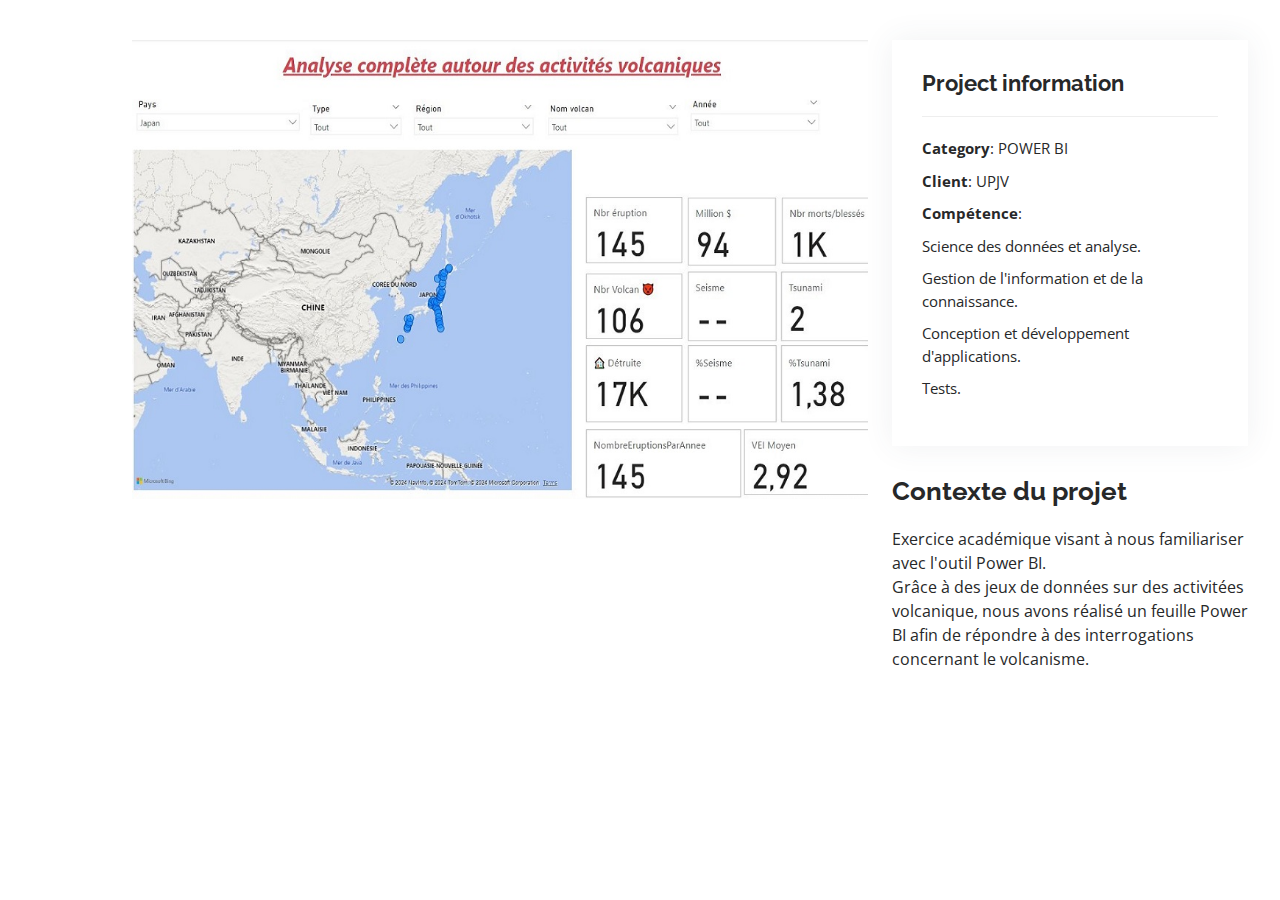
<file: PowerBI.html>
<!DOCTYPE html>
<html lang="en">

<head>
  <meta charset="utf-8">
  <meta content="width=device-width, initial-scale=1.0" name="viewport">

  <title>Portfolio Details - Personal Bootstrap Template</title>
  <meta content="" name="description">
  <meta content="" name="keywords">

  <!-- Favicons -->
  <link href="assets/img/favicon.png" rel="icon">
  <link href="assets/img/apple-touch-icon.png" rel="apple-touch-icon">

  <!-- Google Fonts -->
  <link href="https://fonts.googleapis.com/css?family=Open+Sans:300,300i,400,400i,600,600i,700,700i|Raleway:300,300i,400,400i,500,500i,600,600i,700,700i|Poppins:300,300i,400,400i,500,500i,600,600i,700,700i" rel="stylesheet">

  <!-- Vendor CSS Files -->
  <link href="assets/vendor/aos/aos.css" rel="stylesheet">
  <link href="assets/vendor/bootstrap/css/bootstrap.min.css" rel="stylesheet">
  <link href="assets/vendor/bootstrap-icons/bootstrap-icons.css" rel="stylesheet">
  <link href="assets/vendor/boxicons/css/boxicons.min.css" rel="stylesheet">
  <link href="assets/vendor/glightbox/css/glightbox.min.css" rel="stylesheet">
  <link href="assets/vendor/swiper/swiper-bundle.min.css" rel="stylesheet">

  <!-- Template Main CSS File -->
  <link href="assets/css/style.css" rel="stylesheet">

  <!-- =======================================================
  * Template Name: MyResume
  * Template URL: https://bootstrapmade.com/free-html-bootstrap-template-my-resume/
  * Updated: Mar 17 2024 with Bootstrap v5.3.3
  * Author: BootstrapMade.com
  * License: https://bootstrapmade.com/license/
  ======================================================== -->
</head>

<body>

  <main id="main">

    <!-- ======= Portfolio Details Section ======= -->
    <section id="portfolio-details" class="portfolio-details">
      <div class="container">

        <div class="row gy-4">

          <div class="col-lg-8">
            <div class="portfolio-details-slider swiper">

                <div class="swiper-slide">
                  <img src="assets/img/portfolio/portfolio-3.jpg" alt="">
                </div>

            </div>
          </div>

          <div class="col-lg-4">
            <div class="portfolio-info">
              <h3>Project information</h3>
              <ul>
                <li><strong>Category</strong>: POWER BI</li>
                <li><strong>Client</strong>: UPJV</li>
                <li><strong>Compétence</strong>: </li>
                    <li>Science des données et analyse.</li>
                    <li>Gestion de l'information et de la connaissance.</li>
                    <li>Conception et développement d'applications.</li>
                    <li>Tests.</li>
                  
                
              </ul>
            </div>
            <div class="portfolio-description">
              <h2>Contexte du projet</h2>
              <p>
                Exercice académique visant à nous familiariser avec l'outil Power BI.
                <br>
                Grâce à des jeux de données sur des activitées volcanique, nous avons réalisé un feuille Power BI afin de répondre à des interrogations concernant le volcanisme.
              </p>
            </div>
          </div>

        </div>

      </div>
    </section><!-- End Portfolio Details Section -->

  </main><!-- End #main -->

  <div id="preloader"></div>
  <a href="#" class="back-to-top d-flex align-items-center justify-content-center"><i class="bi bi-arrow-up-short"></i></a>

  <!-- Vendor JS Files -->
  <script src="assets/vendor/purecounter/purecounter_vanilla.js"></script>
  <script src="assets/vendor/aos/aos.js"></script>
  <script src="assets/vendor/bootstrap/js/bootstrap.bundle.min.js"></script>
  <script src="assets/vendor/glightbox/js/glightbox.min.js"></script>
  <script src="assets/vendor/isotope-layout/isotope.pkgd.min.js"></script>
  <script src="assets/vendor/swiper/swiper-bundle.min.js"></script>
  <script src="assets/vendor/typed.js/typed.umd.js"></script>
  <script src="assets/vendor/waypoints/noframework.waypoints.js"></script>
  <script src="assets/vendor/php-email-form/validate.js"></script>

  <!-- Template Main JS File -->
  <script src="assets/js/main.js"></script>

</body>

</html>
</file>
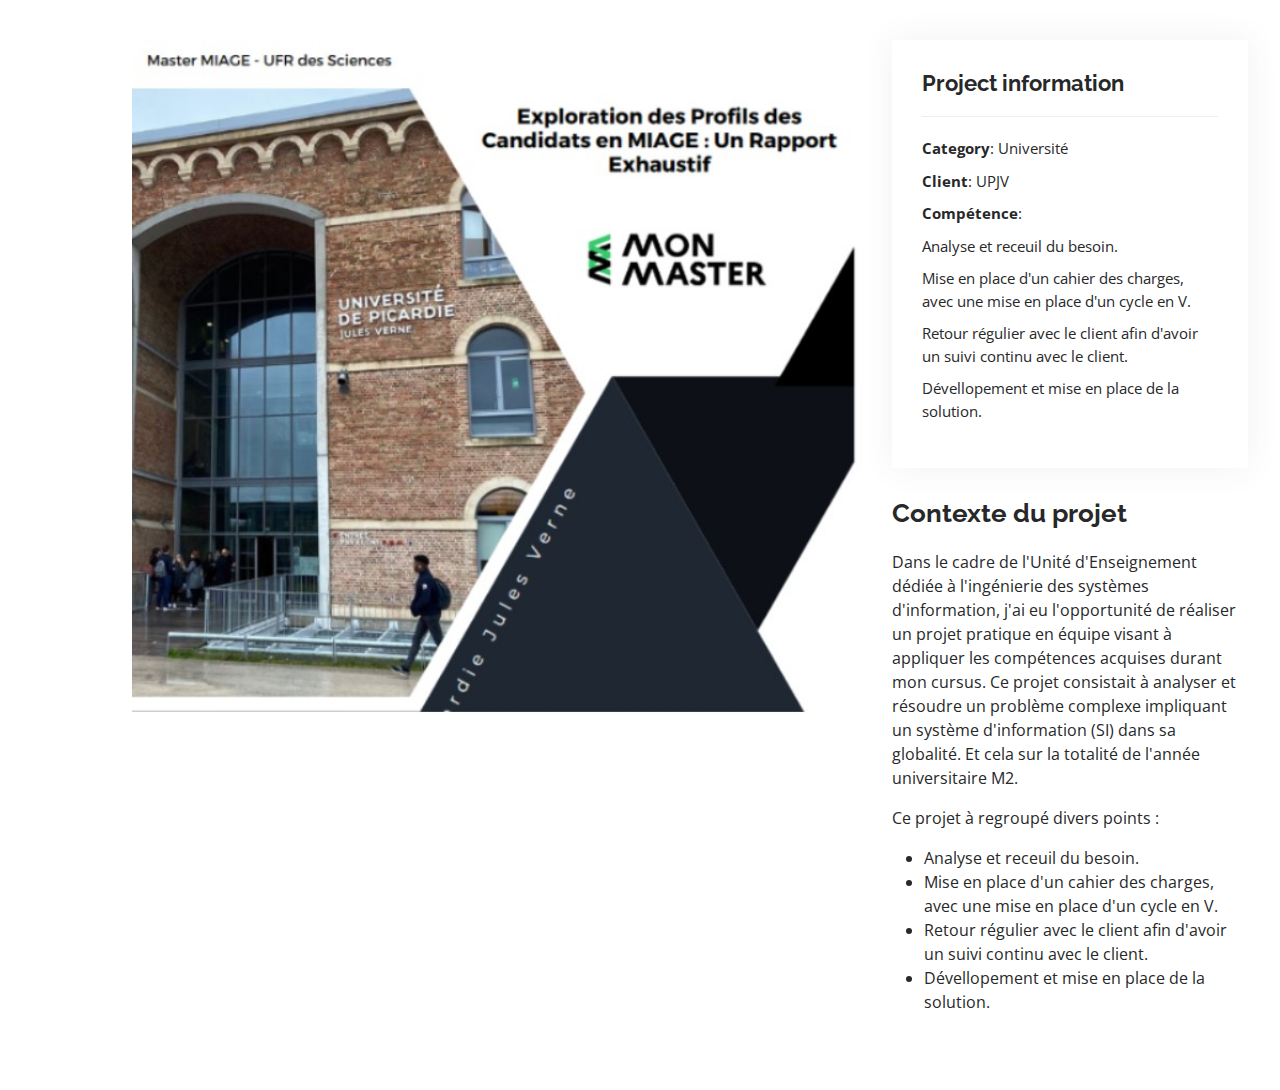
<file: Projet_mon_master.html>
<!DOCTYPE html>
<html lang="en">

<head>
  <meta charset="utf-8">
  <meta content="width=device-width, initial-scale=1.0" name="viewport">

  <title>Portfolio Details - Personal Bootstrap Template</title>
  <meta content="" name="description">
  <meta content="" name="keywords">

  <!-- Favicons -->
  <link href="assets/img/favicon.png" rel="icon">
  <link href="assets/img/apple-touch-icon.png" rel="apple-touch-icon">

  <!-- Google Fonts -->
  <link href="https://fonts.googleapis.com/css?family=Open+Sans:300,300i,400,400i,600,600i,700,700i|Raleway:300,300i,400,400i,500,500i,600,600i,700,700i|Poppins:300,300i,400,400i,500,500i,600,600i,700,700i" rel="stylesheet">

  <!-- Vendor CSS Files -->
  <link href="assets/vendor/aos/aos.css" rel="stylesheet">
  <link href="assets/vendor/bootstrap/css/bootstrap.min.css" rel="stylesheet">
  <link href="assets/vendor/bootstrap-icons/bootstrap-icons.css" rel="stylesheet">
  <link href="assets/vendor/boxicons/css/boxicons.min.css" rel="stylesheet">
  <link href="assets/vendor/glightbox/css/glightbox.min.css" rel="stylesheet">
  <link href="assets/vendor/swiper/swiper-bundle.min.css" rel="stylesheet">

  <!-- Template Main CSS File -->
  <link href="assets/css/style.css" rel="stylesheet">

  <!-- =======================================================
  * Template Name: MyResume
  * Template URL: https://bootstrapmade.com/free-html-bootstrap-template-my-resume/
  * Updated: Mar 17 2024 with Bootstrap v5.3.3
  * Author: BootstrapMade.com
  * License: https://bootstrapmade.com/license/
  ======================================================== -->
</head>

<body>

  <main id="main">

    <!-- ======= Portfolio Details Section ======= -->
    <section id="portfolio-details" class="portfolio-details">
      <div class="container">

        <div class="row gy-4">

          <div class="col-lg-8">
            <div class="portfolio-details-slider swiper">
                <div class="swiper-slide">
                  <img src="assets/img/portfolio/portfolio-1.jpg" alt="">
                </div>
            </div>
          </div>

          <div class="col-lg-4">
            <div class="portfolio-info">
              <h3>Project information</h3>
              <ul>
                <li><strong>Category</strong>: Université</li>
                <li><strong>Client</strong>: UPJV</li>
                <li><strong>Compétence</strong>: </li>
                    <li>Analyse et receuil du besoin.</li>
                    <li>Mise en place d'un cahier des charges, avec une mise en place d'un cycle en V.</li>
                    <li>Retour régulier avec le client afin d'avoir un suivi continu avec le client.</li>
                    <li>Dévellopement et mise en place de la solution.</li>
                  
                
              </ul>
            </div>
            <div class="portfolio-description">
              <h2>Contexte du projet</h2>
              <p>
                Dans le cadre de l'Unité d'Enseignement dédiée à l'ingénierie des systèmes d'information, j'ai eu l'opportunité de réaliser un projet pratique en équipe visant à appliquer les compétences acquises durant mon cursus. Ce projet consistait à analyser et résoudre un problème complexe impliquant un système d'information (SI) dans sa globalité. Et cela sur la totalité de l'année universitaire M2.
              </p>
              <p>
                Ce projet à regroupé divers points :
                <ul>
                  <li>Analyse et receuil du besoin.</li>
                  <li>Mise en place d'un cahier des charges, avec une mise en place d'un cycle en V.</li>
                  <li>Retour régulier avec le client afin d'avoir un suivi continu avec le client.</li>
                  <li>Dévellopement et mise en place de la solution.</li>
                </ul>
              </p>
            </div>
          </div>

        </div>

      </div>
    </section><!-- End Portfolio Details Section -->

  </main><!-- End #main -->

  <div id="preloader"></div>
  <a href="#" class="back-to-top d-flex align-items-center justify-content-center"><i class="bi bi-arrow-up-short"></i></a>

  <!-- Vendor JS Files -->
  <script src="assets/vendor/purecounter/purecounter_vanilla.js"></script>
  <script src="assets/vendor/aos/aos.js"></script>
  <script src="assets/vendor/bootstrap/js/bootstrap.bundle.min.js"></script>
  <script src="assets/vendor/glightbox/js/glightbox.min.js"></script>
  <script src="assets/vendor/isotope-layout/isotope.pkgd.min.js"></script>
  <script src="assets/vendor/swiper/swiper-bundle.min.js"></script>
  <script src="assets/vendor/typed.js/typed.umd.js"></script>
  <script src="assets/vendor/waypoints/noframework.waypoints.js"></script>
  <script src="assets/vendor/php-email-form/validate.js"></script>

  <!-- Template Main JS File -->
  <script src="assets/js/main.js"></script>

</body>

</html>
</file>
<file: assets/css/style.css>
/**
* Template Name: MyResume
* Template URL: https://bootstrapmade.com/free-html-bootstrap-template-my-resume/
* Updated: Mar 17 2024 with Bootstrap v5.3.3
* Author: BootstrapMade.com
* License: https://bootstrapmade.com/license/
*/

/*--------------------------------------------------------------
# General
--------------------------------------------------------------*/
body {
  font-family: "Open Sans", sans-serif;
  color: #272829;
}

a {
  color: #0563bb;
  text-decoration: none;
}

a:hover {
  color: #067ded;
  text-decoration: none;
}

h1,
h2,
h3,
h4,
h5,
h6 {
  font-family: "Raleway", sans-serif;
}

/*--------------------------------------------------------------
# Back to top button
--------------------------------------------------------------*/
.back-to-top {
  position: fixed;
  visibility: hidden;
  opacity: 0;
  right: 15px;
  bottom: 15px;
  z-index: 996;
  background: #0563bb;
  width: 40px;
  height: 40px;
  border-radius: 50px;
  transition: all 0.4s;
}

.back-to-top i {
  font-size: 28px;
  color: #fff;
  line-height: 0;
}

.back-to-top:hover {
  background: #0678e3;
  color: #fff;
}

.back-to-top.active {
  visibility: visible;
  opacity: 1;
}

/*--------------------------------------------------------------
# Preloader
--------------------------------------------------------------*/
#preloader {
  position: fixed;
  top: 0;
  left: 0;
  right: 0;
  bottom: 0;
  z-index: 9999;
  overflow: hidden;
  background: #fff;
}

#preloader:before {
  content: "";
  position: fixed;
  top: calc(50% - 30px);
  left: calc(50% - 30px);
  border: 6px solid #0563bb;
  border-top-color: #fff;
  border-bottom-color: #fff;
  border-radius: 50%;
  width: 60px;
  height: 60px;
  animation: animate-preloader 1s linear infinite;
}

@keyframes animate-preloader {
  0% {
    transform: rotate(0deg);
  }

  100% {
    transform: rotate(360deg);
  }
}

/*--------------------------------------------------------------
# Disable aos animation delay on mobile devices
--------------------------------------------------------------*/
@media screen and (max-width: 768px) {
  [data-aos-delay] {
    transition-delay: 0 !important;
  }
}

/*--------------------------------------------------------------
# Header
--------------------------------------------------------------*/
#header {
  position: fixed;
  top: 0;
  left: 0;
  bottom: 0;
  z-index: 9997;
  transition: all 0.5s;
  padding: 15px;
  overflow-y: auto;
}

@media (max-width: 991px) {
  #header {
    width: 300px;
    background: #fff;
    border-right: 1px solid #e6e9ec;
    left: -300px;
  }
}

@media (min-width: 991px) {
  #main {
    margin-left: 100px;
  }
}

/*--------------------------------------------------------------
# Navigation Menu
--------------------------------------------------------------*/
/**
* Desktop Navigation 
*/
.nav-menu {
  padding: 0;
  display: block;
}

.nav-menu * {
  margin: 0;
  padding: 0;
  list-style: none;
}

.nav-menu>ul>li {
  position: relative;
  white-space: nowrap;
}

.nav-menu a,
.nav-menu a:focus {
  display: flex;
  align-items: center;
  color: #45505b;
  padding: 10px 18px;
  margin-bottom: 8px;
  transition: 0.3s;
  font-size: 15px;
  border-radius: 50px;
  background: #f2f3f5;
  height: 56px;
  width: 100%;
  overflow: hidden;
  transition: 0.3s;
}

.nav-menu a i,
.nav-menu a:focus i {
  font-size: 20px;
}

.nav-menu a span,
.nav-menu a:focus span {
  padding: 0 5px 0 7px;
  color: #45505b;
}

@media (min-width: 992px) {

  .nav-menu a,
  .nav-menu a:focus {
    width: 56px;
  }

  .nav-menu a span,
  .nav-menu a:focus span {
    display: none;
    color: #fff;
  }
}

.nav-menu a:hover,
.nav-menu .active,
.nav-menu .active:focus,
.nav-menu li:hover>a {
  color: #fff;
  background: #0563bb;
}

.nav-menu a:hover span,
.nav-menu .active span,
.nav-menu .active:focus span,
.nav-menu li:hover>a span {
  color: #fff;
}

.nav-menu a:hover,
.nav-menu li:hover>a {
  width: 100%;
  color: #fff;
}

.nav-menu a:hover span,
.nav-menu li:hover>a span {
  display: block;
}

/**
* Mobile Navigation 
*/
.mobile-nav-toggle {
  position: fixed;
  right: 10px;
  top: 10px;
  z-index: 9998;
  border: 0;
  background: none;
  font-size: 28px;
  transition: all 0.4s;
  outline: none !important;
  line-height: 0;
  cursor: pointer;
  border-radius: 50px;
  padding: 5px;
}

.mobile-nav-toggle i {
  color: #45505b;
}

.mobile-nav-active {
  overflow: hidden;
}

.mobile-nav-active #header {
  left: 0;
}

.mobile-nav-active .mobile-nav-toggle {
  color: #fff;
  background-color: #0563bb;
}

/*--------------------------------------------------------------
# Hero Section
--------------------------------------------------------------*/
#hero {
  width: 100%;
  height: 100vh;
  background: url("../img/hero-bg.jpg") top right no-repeat;
  background-size: cover;
  position: relative;
}

@media (min-width: 992px) {
  #hero {
    padding-left: 160px;
  }
}

#hero:before {
  content: "";
  background: rgba(255, 255, 255, 0.8);
  position: absolute;
  bottom: 0;
  top: 0;
  left: 0;
  right: 0;
}

#hero h1 {
  margin: 0;
  font-size: 64px;
  font-weight: 700;
  line-height: 56px;
  color: #45505b;
}

#hero p {
  color: #45505b;
  margin: 15px 0 0 0;
  font-size: 26px;
  font-family: "Poppins", sans-serif;
}

#hero p span {
  color: #0563bb;
  letter-spacing: 1px;
}

#hero .social-links {
  margin-top: 30px;
}

#hero .social-links a {
  font-size: 24px;
  display: inline-block;
  color: #45505b;
  line-height: 1;
  margin-right: 20px;
  transition: 0.3s;
}

#hero .social-links a:hover {
  color: #0563bb;
}

@media (max-width: 992px) {
  #hero {
    text-align: center;
  }

  #hero h1 {
    font-size: 32px;
    line-height: 36px;
  }

  #hero p {
    margin-top: 10px;
    font-size: 20px;
    line-height: 24px;
  }
}

/*--------------------------------------------------------------
# Sections General
--------------------------------------------------------------*/
section {
  padding: 60px 0;
  overflow: hidden;
}

.section-title {
  text-align: center;
  padding-bottom: 30px;
}

.section-title h2 {
  font-size: 32px;
  font-weight: bold;
  text-transform: uppercase;
  margin-bottom: 20px;
  padding-bottom: 20px;
  position: relative;
  color: #45505b;
}

.section-title h2::before {
  content: "";
  position: absolute;
  display: block;
  width: 120px;
  height: 1px;
  background: #ddd;
  bottom: 1px;
  left: calc(50% - 60px);
}

.section-title h2::after {
  content: "";
  position: absolute;
  display: block;
  width: 40px;
  height: 3px;
  background: #0563bb;
  bottom: 0;
  left: calc(50% - 20px);
}

.section-title p {
  margin-bottom: 0;
}

/*--------------------------------------------------------------
# About
--------------------------------------------------------------*/
.about .content h3 {
  font-weight: 700;
  font-size: 26px;
  color: #728394;
}

.about .content ul {
  list-style: none;
  padding: 0;
}

.about .content ul li {
  margin-bottom: 20px;
  display: flex;
  align-items: center;
}

.about .content ul strong {
  margin-right: 10px;
}

.about .content ul i {
  font-size: 16px;
  margin-right: 5px;
  color: #0563bb;
  line-height: 0;
}

.about .content p:last-child {
  margin-bottom: 0;
}

/*--------------------------------------------------------------
# Facts
--------------------------------------------------------------*/
.facts .count-box {
  padding: 30px 30px 25px 30px;
  margin-top: 30px;
  width: 100%;
  position: relative;
  text-align: center;
  background: #fff;
}

.facts .count-box i {
  position: absolute;
  top: -25px;
  left: 50%;
  transform: translateX(-50%);
  font-size: 24px;
  background: #0563bb;
  color: #fff;
  border-radius: 50px;
  display: inline-flex;
  align-items: center;
  justify-content: center;
  width: 48px;
  height: 48px;
}

.facts .count-box span {
  font-size: 36px;
  display: block;
  font-weight: 600;
  color: #011426;
}

.facts .count-box p {
  padding: 0;
  margin: 0;
  font-family: "Raleway", sans-serif;
  font-size: 14px;
}

/*--------------------------------------------------------------
# Akills
--------------------------------------------------------------*/
.skills .progress {
  height: 60px;
  display: block;
  background: none;
  border-radius: 0;
}

.skills .progress .skill {
  padding: 10px 0;
  margin: 0;
  text-transform: uppercase;
  display: block;
  font-weight: 600;
  font-family: "Poppins", sans-serif;
  color: #45505b;
}

.skills .progress .skill .val {
  float: right;
  font-style: normal;
}

.skills .progress-bar-wrap {
  background: #f2f3f5;
}

.skills .progress-bar {
  width: 1px;
  height: 10px;
  transition: 0.9s;
  background-color: #0563bb;
}

/*--------------------------------------------------------------
# Resume
--------------------------------------------------------------*/
.resume .resume-title {
  font-size: 26px;
  font-weight: 700;
  margin-top: 20px;
  margin-bottom: 20px;
  color: #45505b;
}

.resume .resume-item {
  padding: 0 0 20px 20px;
  margin-top: -2px;
  border-left: 2px solid #0563bb;
  position: relative;
}

.resume .resume-item h4 {
  line-height: 18px;
  font-size: 18px;
  font-weight: 600;
  text-transform: uppercase;
  font-family: "Poppins", sans-serif;
  color: #0563bb;
  margin-bottom: 10px;
}

.resume .resume-item h5 {
  font-size: 16px;
  background: #f7f8f9;
  padding: 5px 15px;
  display: inline-block;
  font-weight: 600;
  margin-bottom: 10px;
}

.resume .resume-item ul {
  padding-left: 20px;
}

.resume .resume-item ul li {
  padding-bottom: 10px;
}

.resume .resume-item:last-child {
  padding-bottom: 0;
}

.resume .resume-item::before {
  content: "";
  position: absolute;
  width: 16px;
  height: 16px;
  border-radius: 50px;
  left: -9px;
  top: 0;
  background: #fff;
  border: 2px solid #0563bb;
}

/*--------------------------------------------------------------
# Portfolio
--------------------------------------------------------------*/
.portfolio .portfolio-item {
  margin-bottom: 30px;
}

.portfolio #portfolio-flters {
  padding: 0;
  margin: 0 auto 25px auto;
  list-style: none;
  text-align: center;
  background: #fff;
  border-radius: 50px;
  padding: 2px 15px;
}

.portfolio #portfolio-flters li {
  cursor: pointer;
  display: inline-block;
  padding: 10px 15px;
  font-size: 14px;
  font-weight: 600;
  line-height: 1;
  text-transform: uppercase;
  color: #272829;
  margin-bottom: 5px;
  transition: all 0.3s ease-in-out;
}

.portfolio #portfolio-flters li:hover,
.portfolio #portfolio-flters li.filter-active {
  color: #0563bb;
}

.portfolio #portfolio-flters li:last-child {
  margin-right: 0;
}

.portfolio .portfolio-wrap {
  transition: 0.3s;
  position: relative;
  overflow: hidden;
  z-index: 1;
  background: rgba(69, 80, 91, 0.8);
}

.portfolio .portfolio-wrap::before {
  content: "";
  background: rgba(255, 255, 255, 0.7);
  position: absolute;
  left: 30px;
  right: 30px;
  top: 30px;
  bottom: 30px;
  transition: all ease-in-out 0.3s;
  z-index: 2;
  opacity: 0;
}

.portfolio .portfolio-wrap .portfolio-info {
  opacity: 0;
  position: absolute;
  top: 0;
  left: 0;
  right: 0;
  bottom: 0;
  text-align: center;
  z-index: 3;
  transition: all ease-in-out 0.3s;
  display: flex;
  flex-direction: column;
  justify-content: center;
  align-items: center;
}

.portfolio .portfolio-wrap .portfolio-info::before {
  display: block;
  content: "";
  width: 48px;
  height: 48px;
  position: absolute;
  top: 35px;
  left: 35px;
  border-top: 3px solid #d7dce1;
  border-left: 3px solid #d7dce1;
  transition: all 0.5s ease 0s;
  z-index: 9994;
}

.portfolio .portfolio-wrap .portfolio-info::after {
  display: block;
  content: "";
  width: 48px;
  height: 48px;
  position: absolute;
  bottom: 35px;
  right: 35px;
  border-bottom: 3px solid #d7dce1;
  border-right: 3px solid #d7dce1;
  transition: all 0.5s ease 0s;
  z-index: 9994;
}

.portfolio .portfolio-wrap .portfolio-info h4 {
  font-size: 20px;
  color: #45505b;
  font-weight: 600;
}

.portfolio .portfolio-wrap .portfolio-info p {
  color: #45505b;
  font-size: 14px;
  text-transform: uppercase;
  padding: 0;
  margin: 0;
}

.portfolio .portfolio-wrap .portfolio-links {
  text-align: center;
  z-index: 4;
}

.portfolio .portfolio-wrap .portfolio-links a {
  color: #45505b;
  margin: 0 2px;
  font-size: 28px;
  display: inline-block;
  transition: 0.3s;
}

.portfolio .portfolio-wrap .portfolio-links a:hover {
  color: #148af9;
}

.portfolio .portfolio-wrap:hover::before {
  top: 0;
  left: 0;
  right: 0;
  bottom: 0;
  opacity: 1;
}

.portfolio .portfolio-wrap:hover .portfolio-info {
  opacity: 1;
}

.portfolio .portfolio-wrap:hover .portfolio-info::before {
  top: 15px;
  left: 15px;
}

.portfolio .portfolio-wrap:hover .portfolio-info::after {
  bottom: 15px;
  right: 15px;
}

/*--------------------------------------------------------------
# Portfolio Details
--------------------------------------------------------------*/
.portfolio-details {
  padding-top: 40px;
}

.portfolio-details .portfolio-details-slider img {
  width: 100%;
}

.portfolio-details .portfolio-details-slider .swiper-pagination {
  margin-top: 20px;
  position: relative;
}

.portfolio-details .portfolio-details-slider .swiper-pagination .swiper-pagination-bullet {
  width: 12px;
  height: 12px;
  background-color: #fff;
  opacity: 1;
  border: 1px solid #0563bb;
}

.portfolio-details .portfolio-details-slider .swiper-pagination .swiper-pagination-bullet-active {
  background-color: #0563bb;
}

.portfolio-details .portfolio-info {
  padding: 30px;
  box-shadow: 0px 0 30px rgba(69, 80, 91, 0.08);
}

.portfolio-details .portfolio-info h3 {
  font-size: 22px;
  font-weight: 700;
  margin-bottom: 20px;
  padding-bottom: 20px;
  border-bottom: 1px solid #eee;
}

.portfolio-details .portfolio-info ul {
  list-style: none;
  padding: 0;
  font-size: 15px;
}

.portfolio-details .portfolio-info ul li+li {
  margin-top: 10px;
}

.portfolio-details .portfolio-description {
  padding-top: 30px;
}

.portfolio-details .portfolio-description h2 {
  font-size: 26px;
  font-weight: 700;
  margin-bottom: 20px;
}

.portfolio-details .portfolio-description p {
  padding: 0;
}

/*--------------------------------------------------------------
# Services
--------------------------------------------------------------*/
.services .icon-box {
  text-align: center;
  padding: 70px 20px 80px 20px;
  transition: all ease-in-out 0.3s;
  background: #fff;
  box-shadow: 0px 5px 90px 0px rgba(110, 123, 131, 0.05);
}

.services .icon-box .icon {
  margin: 0 auto;
  width: 100px;
  height: 100px;
  display: flex;
  align-items: center;
  justify-content: center;
  transition: ease-in-out 0.3s;
  position: relative;
}

.services .icon-box .icon i {
  font-size: 36px;
  transition: 0.5s;
  position: relative;
}

.services .icon-box .icon svg {
  position: absolute;
  top: 0;
  left: 0;
}

.services .icon-box .icon svg path {
  transition: 0.5s;
  fill: #f5f5f5;
}

.services .icon-box h4 {
  font-weight: 600;
  margin: 10px 0 15px 0;
  font-size: 22px;
}

.services .icon-box h4 a {
  color: #45505b;
  transition: ease-in-out 0.3s;
}

.services .icon-box p {
  line-height: 24px;
  font-size: 14px;
  margin-bottom: 0;
}

.services .icon-box:hover {
  border-color: #fff;
  box-shadow: 0px 0 35px 0 rgba(0, 0, 0, 0.08);
}

.services .iconbox-blue i {
  color: #47aeff;
}

.services .iconbox-blue:hover .icon i {
  color: #fff;
}

.services .iconbox-blue:hover .icon path {
  fill: #47aeff;
}

.services .iconbox-orange i {
  color: #ffa76e;
}

.services .iconbox-orange:hover .icon i {
  color: #fff;
}

.services .iconbox-orange:hover .icon path {
  fill: #ffa76e;
}

.services .iconbox-pink i {
  color: #e80368;
}

.services .iconbox-pink:hover .icon i {
  color: #fff;
}

.services .iconbox-pink:hover .icon path {
  fill: #e80368;
}

.services .iconbox-yellow i {
  color: #ffbb2c;
}

.services .iconbox-yellow:hover .icon i {
  color: #fff;
}

.services .iconbox-yellow:hover .icon path {
  fill: #ffbb2c;
}

.services .iconbox-red i {
  color: #ff5828;
}

.services .iconbox-red:hover .icon i {
  color: #fff;
}

.services .iconbox-red:hover .icon path {
  fill: #ff5828;
}

.services .iconbox-teal i {
  color: #11dbcf;
}

.services .iconbox-teal:hover .icon i {
  color: #fff;
}

.services .iconbox-teal:hover .icon path {
  fill: #11dbcf;
}

/*--------------------------------------------------------------
# Contact
--------------------------------------------------------------*/
.contact .info {
  width: 100%;
  background: #fff;
}

.contact .info i {
  font-size: 20px;
  color: #0563bb;
  float: left;
  width: 44px;
  height: 44px;
  background: #eef7ff;
  display: flex;
  justify-content: center;
  align-items: center;
  border-radius: 50px;
  transition: all 0.3s ease-in-out;
}

.contact .info h4 {
  padding: 0 0 0 60px;
  font-size: 22px;
  font-weight: 600;
  margin-bottom: 5px;
  color: #45505b;
}

.contact .info p {
  padding: 0 0 0 60px;
  margin-bottom: 0;
  font-size: 14px;
  color: #728394;
}

.contact .info .email,
.contact .info .phone {
  margin-top: 40px;
}

.contact .info .email:hover i,
.contact .info .address:hover i,
.contact .info .phone:hover i {
  background: #0563bb;
  color: #fff;
}

.contact .php-email-form {
  width: 100%;
  background: #fff;
}

.contact .php-email-form .form-group {
  padding-bottom: 8px;
}

.contact .php-email-form .error-message {
  display: none;
  color: #fff;
  background: #ed3c0d;
  text-align: left;
  padding: 15px;
  font-weight: 600;
}

.contact .php-email-form .error-message br+br {
  margin-top: 25px;
}

.contact .php-email-form .sent-message {
  display: none;
  color: #fff;
  background: #18d26e;
  text-align: center;
  padding: 15px;
  font-weight: 600;
}

.contact .php-email-form .loading {
  display: none;
  background: #fff;
  text-align: center;
  padding: 15px;
}

.contact .php-email-form .loading:before {
  content: "";
  display: inline-block;
  border-radius: 50%;
  width: 24px;
  height: 24px;
  margin: 0 10px -6px 0;
  border: 3px solid #18d26e;
  border-top-color: #eee;
  animation: animate-loading 1s linear infinite;
}

.contact .php-email-form input,
.contact .php-email-form textarea {
  border-radius: 4px;
  box-shadow: none;
  font-size: 14px;
}

.contact .php-email-form input[type=text],
.contact .php-email-form input[type=email] {
  height: 44px;
}

.contact .php-email-form textarea {
  padding: 10px 12px;
}

.contact .php-email-form button[type=submit] {
  background: #0563bb;
  border: 0;
  padding: 10px 35px;
  color: #fff;
  transition: 0.4s;
  border-radius: 50px;
}

.contact .php-email-form button[type=submit]:hover {
  background: #0678e3;
}

@keyframes animate-loading {
  0% {
    transform: rotate(0deg);
  }

  100% {
    transform: rotate(360deg);
  }
}

/*--------------------------------------------------------------
# Footer
--------------------------------------------------------------*/
#footer {
  background: #f7f8f9;
  color: #45505b;
  font-size: 14px;
  text-align: center;
  padding: 30px 0;
}

#footer h3 {
  font-size: 36px;
  font-weight: 700;
  position: relative;
  font-family: "Poppins", sans-serif;
  padding: 0;
  margin: 0 0 15px 0;
}

#footer p {
  font-size: 15;
  font-style: italic;
  padding: 0;
  margin: 0 0 40px 0;
}

#footer .social-links {
  margin: 0 0 40px 0;
}

#footer .social-links a {
  font-size: 18px;
  display: inline-block;
  background: #0563bb;
  color: #fff;
  line-height: 1;
  padding: 8px 0;
  margin-right: 4px;
  border-radius: 50%;
  text-align: center;
  width: 36px;
  height: 36px;
  transition: 0.3s;
}

#footer .social-links a:hover {
  background: #0678e3;
  color: #fff;
  text-decoration: none;
}

#footer .copyright {
  margin: 0 0 5px 0;
}

#footer .credits {
  font-size: 13px;
}
</file>
